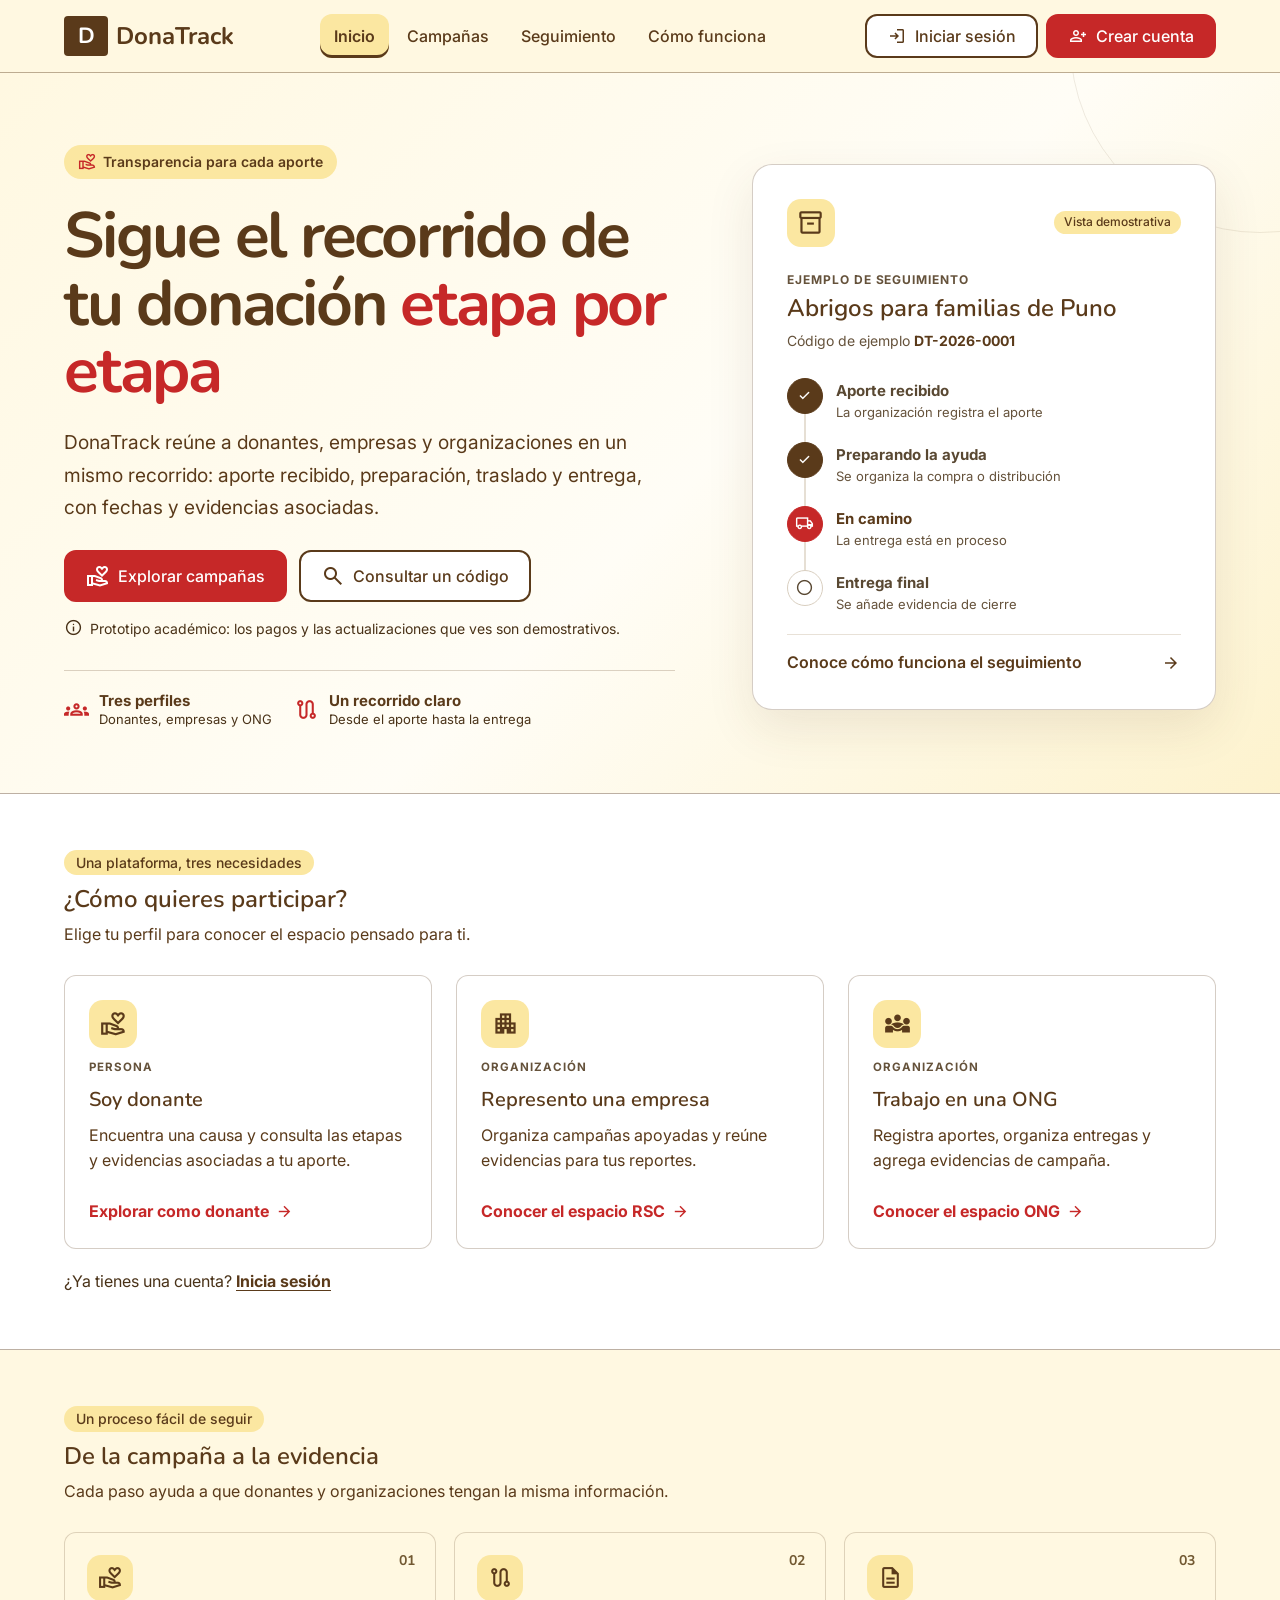
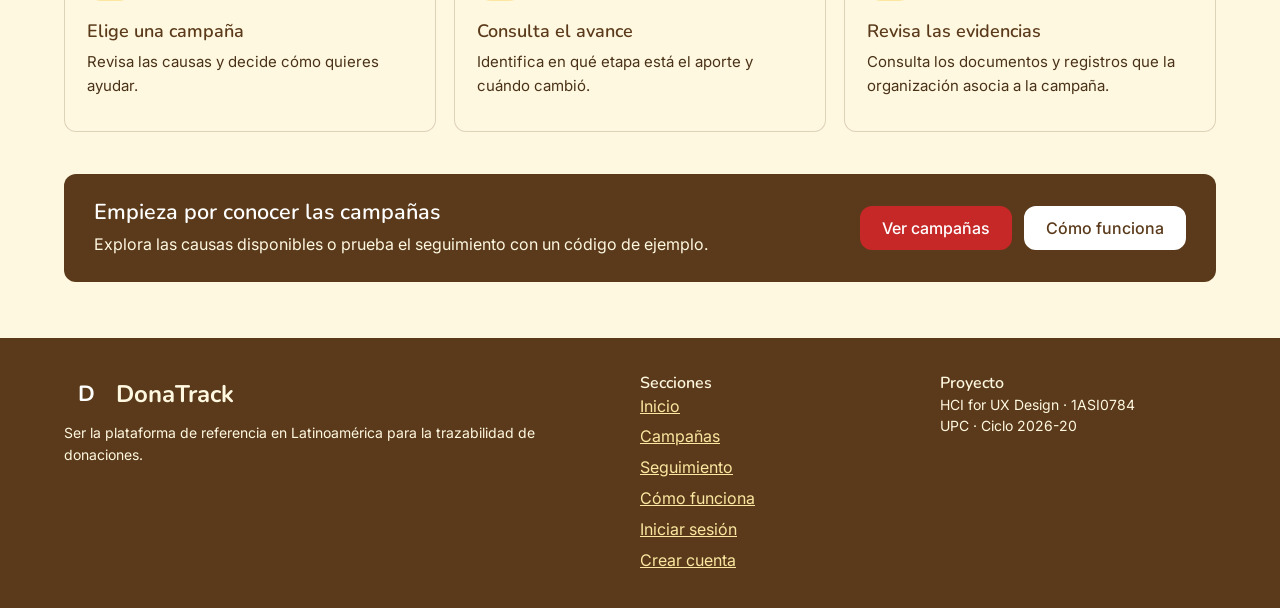
<file: index.html>
<!DOCTYPE html>
<html lang="es">
<head>
<meta charset="UTF-8">
<meta name="viewport" content="width=device-width, initial-scale=1">
<title>DonaTrack | Sigue el recorrido de tu donación</title>
<meta name="description" content="Conoce cómo DonaTrack organiza el seguimiento de donaciones por etapas y reúne evidencia de cada campaña.">
<link rel="icon" href="data:image/svg+xml,%3Csvg xmlns='http://www.w3.org/2000/svg' viewBox='0 0 24 24'%3E%3Cpath fill='%23C62828' d='M12 21s-7-4.4-9.5-9C.9 9 2.5 5 6.2 5c2 0 3.300 1 3.800 2 .5-1 1.800-2 3.800-2 3.700 0 5.300 4 3.700 7-1.500 4.600-8 9-8 9z'/%3E%3C/svg%3E">
<link rel="preconnect" href="https://fonts.googleapis.com">
<link rel="preconnect" href="https://fonts.gstatic.com" crossorigin>
<link href="https://fonts.googleapis.com/css2?family=Inter:wght@400;500&family=Nunito:wght@600;700&display=swap" rel="stylesheet">
<link href="https://fonts.googleapis.com/css2?family=Material+Symbols+Outlined:opsz,wght,FILL,GRAD@24,400,0..1,0&display=swap" rel="stylesheet">
<link rel="stylesheet" href="css/styles.css">
</head>
<body data-page="inicio">
<a class="skip" href="#contenido">Saltar al contenido</a>
<div id="siteHeader"></div>
<main id="contenido">

<section class="hero home-hero" id="inicio" aria-labelledby="home-title">
  <div class="container hero__grid">
    <div class="home-hero__copy">
      <span class="eyebrow"><span class="ms" aria-hidden="true">volunteer_activism</span> Transparencia para cada aporte</span>
      <h1 id="home-title">Sigue el recorrido de tu donación <em>etapa por etapa</em></h1>
      <p class="lead">DonaTrack reúne a donantes, empresas y organizaciones en un mismo recorrido: aporte recibido, preparación, traslado y entrega, con fechas y evidencias asociadas.</p>
      <div class="btn-row home-hero__actions">
        <a class="btn btn-primary" href="campanas.html"><span class="ms" aria-hidden="true">volunteer_activism</span>Explorar campañas</a>
        <a class="btn" href="seguimiento.html"><span class="ms" aria-hidden="true">search</span>Consultar un código</a>
      </div>
      <p class="home-hero__note"><span class="ms" aria-hidden="true">info</span> Prototipo académico: los pagos y las actualizaciones que ves son demostrativos.</p>
      <div class="home-highlights" aria-label="Qué organiza DonaTrack">
        <div><span class="ms" aria-hidden="true">groups</span><p><strong>Tres perfiles</strong><span>Donantes, empresas y ONG</span></p></div>
        <div><span class="ms" aria-hidden="true">route</span><p><strong>Un recorrido claro</strong><span>Desde el aporte hasta la entrega</span></p></div>
      </div>
    </div>
    <aside class="home-preview" aria-labelledby="preview-title">
      <div class="home-preview__top"><span class="home-preview__icon ms" aria-hidden="true">inventory_2</span><span class="tag">Vista demostrativa</span></div>
      <p class="home-preview__label">EJEMPLO DE SEGUIMIENTO</p>
      <h2 id="preview-title">Abrigos para familias de Puno</h2>
      <p class="home-preview__code">Código de ejemplo <strong>DT-2026-0001</strong></p>
      <ol class="home-timeline" aria-label="Etapas de ejemplo">
        <li class="is-done"><span class="home-timeline__mark ms" aria-hidden="true">check</span><span><strong>Aporte recibido</strong><small>La organización registra el aporte</small></span></li>
        <li class="is-done"><span class="home-timeline__mark ms" aria-hidden="true">check</span><span><strong>Preparando la ayuda</strong><small>Se organiza la compra o distribución</small></span></li>
        <li class="is-current" aria-current="step"><span class="home-timeline__mark ms" aria-hidden="true">local_shipping</span><span><strong>En camino</strong><small>La entrega está en proceso</small></span></li>
        <li><span class="home-timeline__mark ms" aria-hidden="true">radio_button_unchecked</span><span><strong>Entrega final</strong><small>Se añade evidencia de cierre</small></span></li>
      </ol>
      <a class="home-preview__link" href="como-funciona.html">Conoce cómo funciona el seguimiento <span class="ms" aria-hidden="true">arrow_forward</span></a>
    </aside>
  </div>
</section>
<section class="section section--alt home-roles" id="perfiles" aria-labelledby="t-perfiles">
  <div class="container">
    <div class="section__head"><span class="eyebrow">Una plataforma, tres necesidades</span><h2 id="t-perfiles">¿Cómo quieres participar?</h2><p>Elige tu perfil para conocer el espacio pensado para ti.</p></div>
    <div class="grid grid--3">
      <a class="card card--link home-role" data-perfil="donante" href="registro.html?tipo=donante"><span class="home-role__icon ms" aria-hidden="true">volunteer_activism</span><span class="home-role__eyebrow">PERSONA</span><h3>Soy donante</h3><p>Encuentra una causa y consulta las etapas y evidencias asociadas a tu aporte.</p><span class="home-role__action">Explorar como donante <span class="ms" aria-hidden="true">arrow_forward</span></span></a>
      <a class="card card--link home-role" data-perfil="empresa" href="registro.html?tipo=empresa"><span class="home-role__icon ms" aria-hidden="true">apartment</span><span class="home-role__eyebrow">ORGANIZACIÓN</span><h3>Represento una empresa</h3><p>Organiza campañas apoyadas y reúne evidencias para tus reportes.</p><span class="home-role__action">Conocer el espacio RSC <span class="ms" aria-hidden="true">arrow_forward</span></span></a>
      <a class="card card--link home-role" data-perfil="ong" href="registro.html?tipo=ong"><span class="home-role__icon ms" aria-hidden="true">diversity_3</span><span class="home-role__eyebrow">ORGANIZACIÓN</span><h3>Trabajo en una ONG</h3><p>Registra aportes, organiza entregas y agrega evidencias de campaña.</p><span class="home-role__action">Conocer el espacio ONG <span class="ms" aria-hidden="true">arrow_forward</span></span></a>
    </div>
    <p class="home-login">¿Ya tienes una cuenta? <a href="login.html">Inicia sesión</a></p>
  </div>
</section>
<section class="section home-how" aria-labelledby="t-como">
  <div class="container">
    <div class="section__head"><span class="eyebrow">Un proceso fácil de seguir</span><h2 id="t-como">De la campaña a la evidencia</h2><p>Cada paso ayuda a que donantes y organizaciones tengan la misma información.</p></div>
    <div class="grid grid--3">
      <article class="home-how__step"><span class="home-how__number">01</span><span class="ms" aria-hidden="true">volunteer_activism</span><h3>Elige una campaña</h3><p>Revisa las causas y decide cómo quieres ayudar.</p></article>
      <article class="home-how__step"><span class="home-how__number">02</span><span class="ms" aria-hidden="true">route</span><h3>Consulta el avance</h3><p>Identifica en qué etapa está el aporte y cuándo cambió.</p></article>
      <article class="home-how__step"><span class="home-how__number">03</span><span class="ms" aria-hidden="true">description</span><h3>Revisa las evidencias</h3><p>Consulta los documentos y registros que la organización asocia a la campaña.</p></article>
    </div>
    <div class="home-bottom-cta"><div><h2>Empieza por conocer las campañas</h2><p>Explora las causas disponibles o prueba el seguimiento con un código de ejemplo.</p></div><div class="btn-row"><a class="btn btn-primary" href="campanas.html">Ver campañas</a><a class="btn" href="como-funciona.html">Cómo funciona</a></div></div>
  </div>
</section>
</main>
<div id="siteFooter"></div>
<script src="js/auth.js"></script>
<script src="js/layout.js"></script>
</body>
</html>
</file>
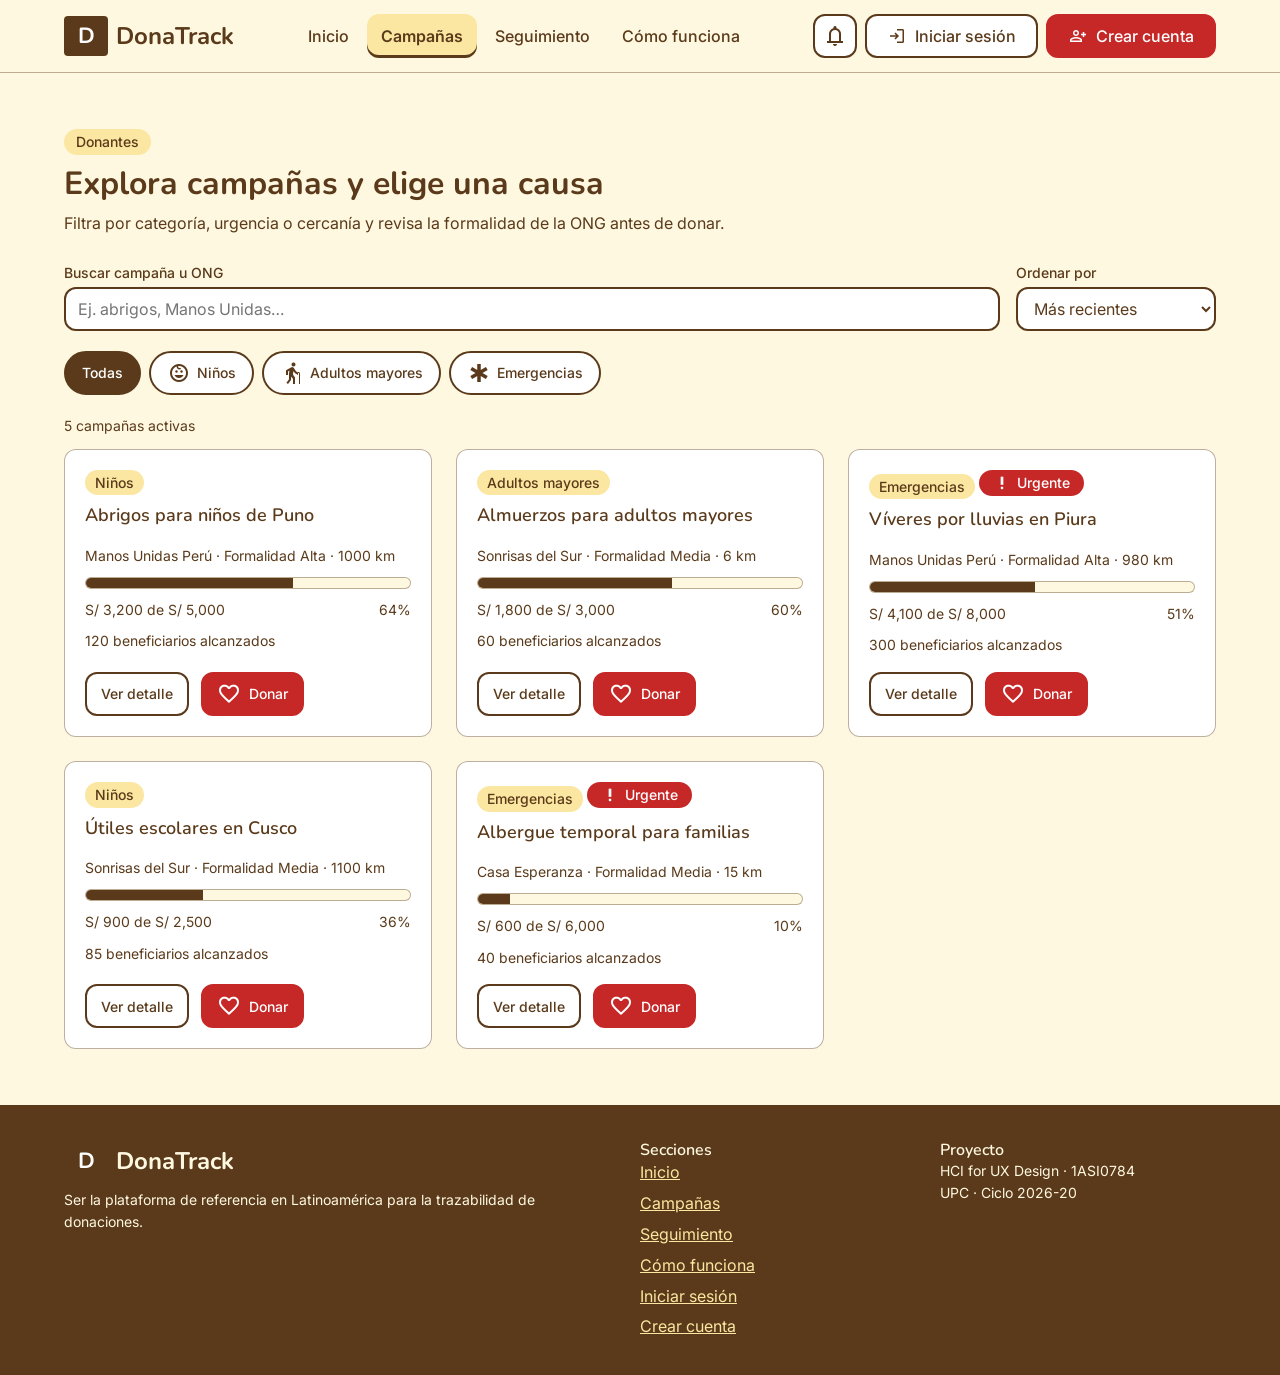
<file: campanas.html>
<!DOCTYPE html>
<html lang="es">
<head>
<meta charset="UTF-8">
<meta name="viewport" content="width=device-width, initial-scale=1">
<title>Campañas | DonaTrack</title>
<meta name="description" content="Explora campañas, filtra por categoría y dona con seguimiento.">
<link rel="icon" href="data:image/svg+xml,%3Csvg xmlns='http://www.w3.org/2000/svg' viewBox='0 0 24 24'%3E%3Cpath fill='%23C62828' d='M12 21s-7-4.4-9.5-9C.9 9 2.5 5 6.2 5c2 0 3.300 1 3.800 2 .5-1 1.800-2 3.800-2 3.700 0 5.300 4 3.700 7-1.500 4.600-8 9-8 9z'/%3E%3C/svg%3E">
<link rel="preconnect" href="https://fonts.googleapis.com">
<link rel="preconnect" href="https://fonts.gstatic.com" crossorigin>
<link href="https://fonts.googleapis.com/css2?family=Inter:wght@400;500&family=Nunito:wght@600;700&display=swap" rel="stylesheet">
<link href="https://fonts.googleapis.com/css2?family=Material+Symbols+Outlined:opsz,wght,FILL,GRAD@24,400,0..1,0&display=swap" rel="stylesheet">
<link rel="stylesheet" href="css/styles.css">
</head>
<body data-page="campanas" data-main>
<a class="skip" href="#contenido">Saltar al contenido</a>
<div id="siteHeader"></div>
<main id="contenido">

<section class="section" aria-labelledby="t-camp">
  <div class="container">
    <div class="section__head"><span class="eyebrow">Donantes</span><h1 id="t-camp">Explora campañas y elige una causa</h1><p>Filtra por categoría, urgencia o cercanía y revisa la formalidad de la ONG antes de donar.</p></div>
    <div class="toolbar">
      <div class="field"><label for="campSearch">Buscar campaña u ONG</label><input type="search" id="campSearch" placeholder="Ej. abrigos, Manos Unidas…" autocomplete="off"></div>
      <div class="field"><label for="campSort">Ordenar por</label>
        <select id="campSort"><option value="">Más recientes</option><option value="urgencia">Más urgentes</option><option value="cercania">Más cercanas</option></select></div>
    </div>
    <div class="chips" id="campChips" role="group" aria-label="Filtrar por categoría" style="margin-bottom:20px">
      <button class="chip" type="button" data-cat="" aria-pressed="true">Todas</button>
      <button class="chip" type="button" data-cat="ninos" aria-pressed="false"><span class="ms" aria-hidden="true">child_care</span>Niños</button>
      <button class="chip" type="button" data-cat="adultos" aria-pressed="false"><span class="ms" aria-hidden="true">elderly</span>Adultos mayores</button>
      <button class="chip" type="button" data-cat="emergencias" aria-pressed="false"><span class="ms" aria-hidden="true">emergency</span>Emergencias</button>
    </div>
    <p class="small" id="campCount" role="status" style="margin-bottom:12px"></p>
    <div class="grid grid--camp" id="campGrid"></div>
    <div class="empty" id="campEmpty" role="status" hidden></div>
  </div>
</section>
</main>
<div id="siteFooter"></div>
<script src="js/auth.js"></script>
<script src="js/layout.js"></script>
<script src="js/main.js"></script>
</body>
</html>
</file>
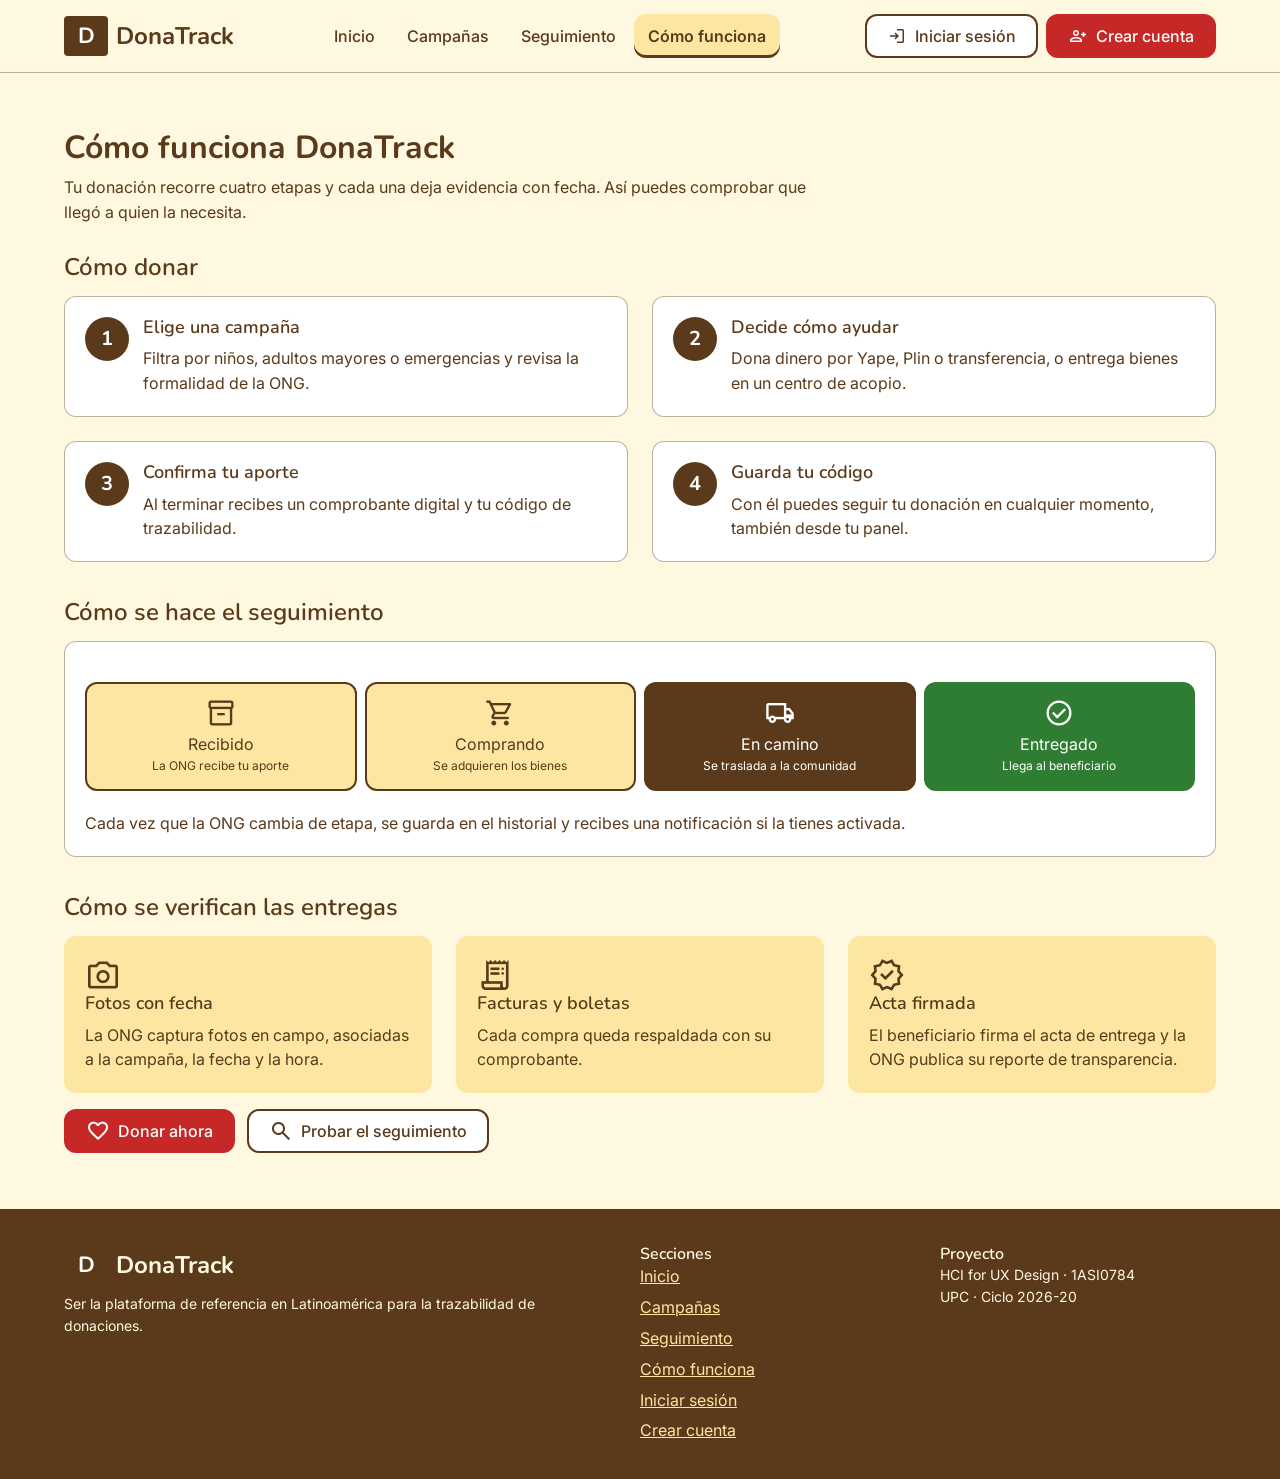
<file: como-funciona.html>
<!DOCTYPE html>
<html lang="es">
<head>
<meta charset="UTF-8">
<meta name="viewport" content="width=device-width, initial-scale=1">
<title>Cómo funciona | DonaTrack</title>
<meta name="description" content="Paso a paso: cómo donar, hacer seguimiento y verificar las entregas en DonaTrack.">
<link rel="icon" href="data:image/svg+xml,%3Csvg xmlns='http://www.w3.org/2000/svg' viewBox='0 0 24 24'%3E%3Cpath fill='%23C62828' d='M12 21s-7-4.4-9.5-9C.9 9 2.5 5 6.2 5c2 0 3.300 1 3.800 2 .5-1 1.800-2 3.800-2 3.700 0 5.300 4 3.700 7-1.500 4.600-8 9-8 9z'/%3E%3C/svg%3E">
<link rel="preconnect" href="https://fonts.googleapis.com">
<link rel="preconnect" href="https://fonts.gstatic.com" crossorigin>
<link href="https://fonts.googleapis.com/css2?family=Inter:wght@400;500&family=Nunito:wght@600;700&display=swap" rel="stylesheet">
<link href="https://fonts.googleapis.com/css2?family=Material+Symbols+Outlined:opsz,wght,FILL,GRAD@24,400,0..1,0&display=swap" rel="stylesheet">
<link rel="stylesheet" href="css/styles.css">
</head>
<body data-page="como-funciona">
<a class="skip" href="#contenido">Saltar al contenido</a>
<div id="siteHeader"></div>
<main id="contenido">

<section class="section" aria-labelledby="t-como">
  <div class="container">
    <div class="section__head"><h1 id="t-como">Cómo funciona DonaTrack</h1><p>Tu donación recorre cuatro etapas y cada una deja evidencia con fecha. Así puedes comprobar que llegó a quien la necesita.</p></div>
    <h2 style="margin-bottom:14px">Cómo donar</h2>
    <div class="grid grid--2" style="margin-bottom:36px">
      <div class="card how"><span class="num" aria-hidden="true">1</span><div><h3>Elige una campaña</h3><p>Filtra por niños, adultos mayores o emergencias y revisa la formalidad de la ONG.</p></div></div><div class="card how"><span class="num" aria-hidden="true">2</span><div><h3>Decide cómo ayudar</h3><p>Dona dinero por Yape, Plin o transferencia, o entrega bienes en un centro de acopio.</p></div></div><div class="card how"><span class="num" aria-hidden="true">3</span><div><h3>Confirma tu aporte</h3><p>Al terminar recibes un comprobante digital y tu código de trazabilidad.</p></div></div><div class="card how"><span class="num" aria-hidden="true">4</span><div><h3>Guarda tu código</h3><p>Con él puedes seguir tu donación en cualquier momento, también desde tu panel.</p></div></div>
    </div>
    <h2 style="margin-bottom:14px">Cómo se hace el seguimiento</h2>
    <div class="card" style="margin-bottom:36px">
      <ol class="stepper" aria-label="Etapas de una donación">
        <li class="step is-done"><span class="ms" aria-hidden="true">inventory_2</span>Recibido<small>La ONG recibe tu aporte</small></li>
        <li class="step is-done"><span class="ms" aria-hidden="true">shopping_cart</span>Comprando<small>Se adquieren los bienes</small></li>
        <li class="step is-current"><span class="ms" aria-hidden="true">local_shipping</span>En camino<small>Se traslada a la comunidad</small></li>
        <li class="step is-final"><span class="ms" aria-hidden="true">check_circle</span>Entregado<small>Llega al beneficiario</small></li>
      </ol>
      <p>Cada vez que la ONG cambia de etapa, se guarda en el historial y recibes una notificación si la tienes activada.</p>
    </div>
    <h2 style="margin-bottom:14px">Cómo se verifican las entregas</h2>
    <div class="grid grid--3">
      <div class="card card--yellow"><span class="ms big" aria-hidden="true">photo_camera</span><h3>Fotos con fecha</h3><p>La ONG captura fotos en campo, asociadas a la campaña, la fecha y la hora.</p></div>
      <div class="card card--yellow"><span class="ms big" aria-hidden="true">receipt_long</span><h3>Facturas y boletas</h3><p>Cada compra queda respaldada con su comprobante.</p></div>
      <div class="card card--yellow"><span class="ms big" aria-hidden="true">verified</span><h3>Acta firmada</h3><p>El beneficiario firma el acta de entrega y la ONG publica su reporte de transparencia.</p></div>
    </div>
    <div class="btn-row"><a class="btn btn-primary" href="campanas.html"><span class="ms" aria-hidden="true">favorite</span>Donar ahora</a><a class="btn" href="seguimiento.html"><span class="ms" aria-hidden="true">search</span>Probar el seguimiento</a></div>
  </div>
</section>
</main>
<div id="siteFooter"></div>
<script src="js/auth.js"></script>
<script src="js/layout.js"></script>
</body>
</html>
</file>
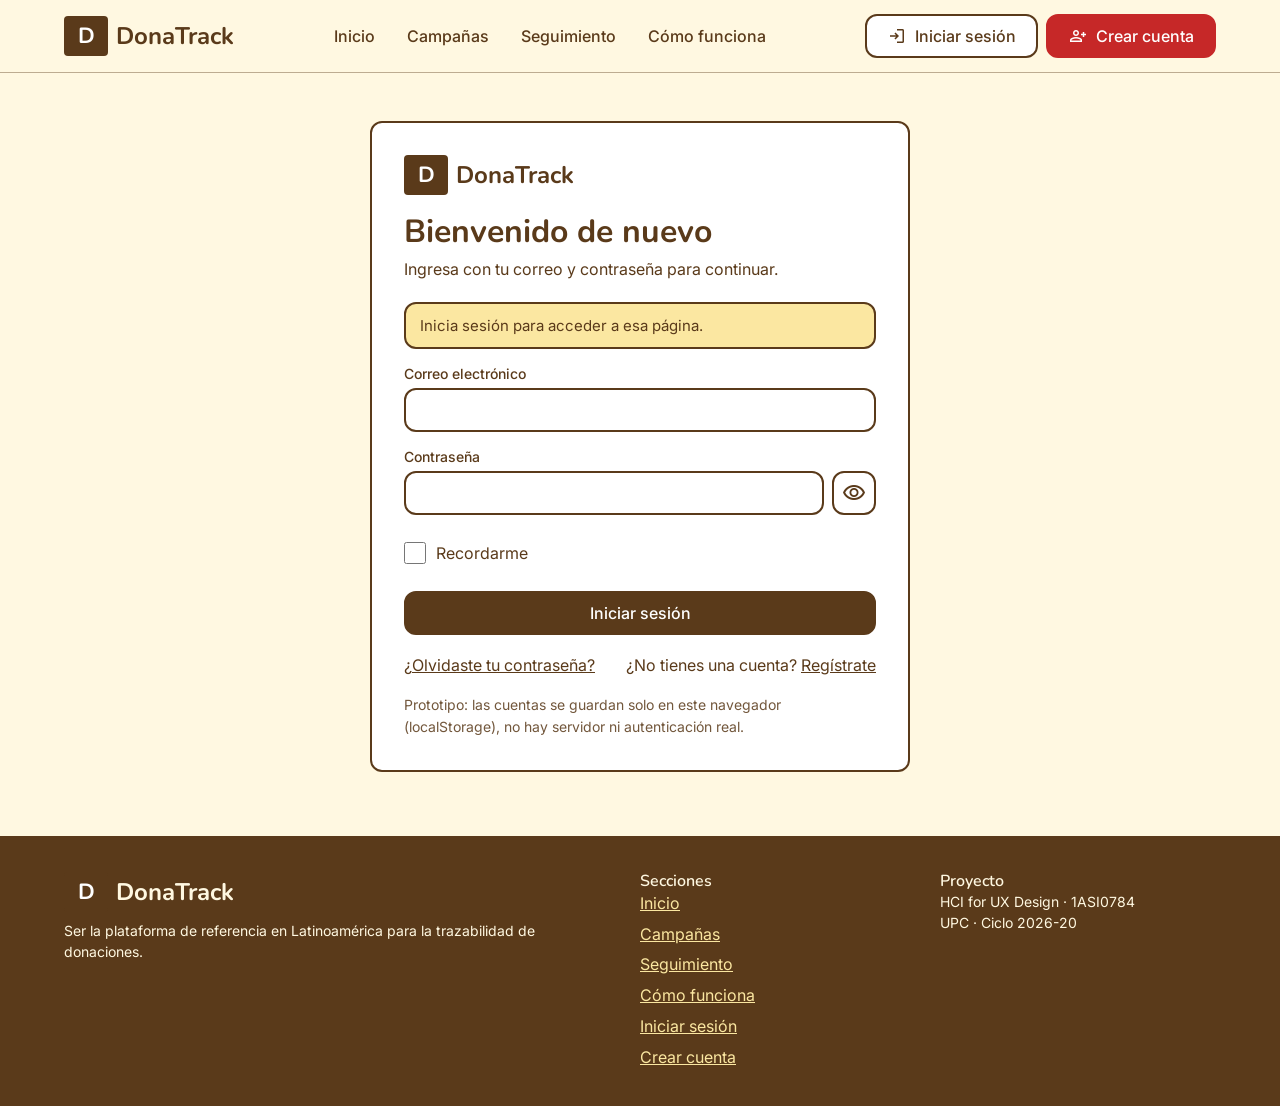
<file: empresas.html>
<!DOCTYPE html>
<html lang="es">
<head>
<meta charset="UTF-8">
<meta name="viewport" content="width=device-width, initial-scale=1">
<title>Panel empresarial (RSC) | DonaTrack</title>
<meta name="description" content="Campañas, aportes, evidencias y reportes para empresas con RSC.">
<link rel="icon" href="data:image/svg+xml,%3Csvg xmlns='http://www.w3.org/2000/svg' viewBox='0 0 24 24'%3E%3Cpath fill='%23C62828' d='M12 21s-7-4.4-9.5-9C.9 9 2.5 5 6.2 5c2 0 3.300 1 3.800 2 .5-1 1.800-2 3.800-2 3.700 0 5.300 4 3.700 7-1.500 4.600-8 9-8 9z'/%3E%3C/svg%3E">
<link rel="preconnect" href="https://fonts.googleapis.com">
<link rel="preconnect" href="https://fonts.gstatic.com" crossorigin>
<link href="https://fonts.googleapis.com/css2?family=Inter:wght@400;500&family=Nunito:wght@600;700&display=swap" rel="stylesheet">
<link href="https://fonts.googleapis.com/css2?family=Material+Symbols+Outlined:opsz,wght,FILL,GRAD@24,400,0..1,0&display=swap" rel="stylesheet">
<link rel="stylesheet" href="css/styles.css">
</head>
<body data-page="empresas" data-auth="empresa" data-main>
<a class="skip" href="#contenido">Saltar al contenido</a>
<div id="siteHeader"></div>
<main id="contenido">

<section class="section" aria-labelledby="t-emp">
  <div class="container">
    <div class="section__head"><span class="eyebrow">Donantes corporativos · RSC</span><h1 id="t-emp">Panel empresarial: campañas, evidencias y reportes</h1><p>Hola, <strong data-user-name></strong>. Todo en un solo lugar para sustentar el gasto ante gerencia y auditoría.</p></div>
    <div class="tabs" role="tablist" aria-label="Herramientas para empresas" data-tabs="rsc">
      <button class="tab" role="tab" id="tb-rsc-1" aria-controls="rsc-panel" aria-selected="true">Campañas apoyadas</button>
      <button class="tab" role="tab" id="tb-rsc-2" aria-controls="rsc-ongs" aria-selected="false" tabindex="-1">Evaluar ONG</button>
      <button class="tab" role="tab" id="tb-rsc-3" aria-controls="rsc-crono" aria-selected="false" tabindex="-1">Cronograma</button>
      <button class="tab" role="tab" id="tb-rsc-4" aria-controls="rsc-aporte" aria-selected="false" tabindex="-1">Donaciones y notificaciones</button>
      <button class="tab" role="tab" id="tb-rsc-5" aria-controls="rsc-evid" aria-selected="false" tabindex="-1">Evidencias</button>
      <button class="tab" role="tab" id="tb-rsc-6" aria-controls="rsc-reportes" aria-selected="false" tabindex="-1">Reportes y auditoría</button>
    </div>
    <div class="panel" id="rsc-panel" role="tabpanel" aria-labelledby="tb-rsc-1">
      <div class="field" style="max-width:280px;margin-bottom:14px"><label for="rscFilter">Tipo de donación</label>
        <select id="rscFilter"><option value="">Todas</option><option value="monetaria">Monetaria</option><option value="especie">En especie</option></select></div>
      <div class="table-wrap"><table><caption>Campañas activas de tu empresa <span class="small" id="rscUpdated"></span></caption>
        <thead><tr><th scope="col">Campaña</th><th scope="col">ONG</th><th scope="col">Tipo</th><th scope="col">Estado</th><th scope="col">Avance</th></tr></thead>
        <tbody id="rscTable"></tbody></table></div>
      <p class="empty" id="rscEmpty" hidden style="margin-top:12px">No hay campañas en curso con este filtro.</p>
    </div>
    <div class="panel" id="rsc-ongs" role="tabpanel" aria-labelledby="tb-rsc-2" hidden>
      <p style="margin-bottom:14px">Selecciona dos o más ONG para comparar su formalidad y trayectoria.</p>
      <div class="grid grid--3" id="ongList"></div>
      <div class="btn-row"><button class="btn btn-primary" type="button" id="btnComparar"><span class="ms" aria-hidden="true">compare_arrows</span>Comparar seleccionadas</button></div>
      <p class="msg" id="ongMsg" role="alert" style="margin-top:12px"></p>
      <div class="table-wrap" id="ongCompare" style="margin-top:16px" hidden></div>
    </div>
    <div class="panel" id="rsc-crono" role="tabpanel" aria-labelledby="tb-rsc-3" hidden>
      <div class="panel__grid">
        <form class="card form" id="formCrono" novalidate>
          <h3>Coordinar cronograma de entrega</h3>
          <div class="field"><label for="cronoCamp">Campaña</label><select id="cronoCamp"></select></div>
          <div class="row"><div class="field"><label for="cronoIni">Inicio</label><input type="date" id="cronoIni"></div><div class="field"><label for="cronoFin">Fin</label><input type="date" id="cronoFin"></div></div>
          <div class="btn-row" style="margin:0"><button class="btn btn-primary" type="submit">Proponer cronograma</button><button class="btn" type="button" id="btnConfCrono">Confirmar con la ONG</button><button class="btn" type="button" id="btnSimCrono">Simular cambio de la ONG</button></div>
          <p class="msg" id="cronoMsg" role="alert"></p>
        </form>
        <div class="card card--yellow"><h3>Cronograma vigente</h3><p id="cronoVigente"></p></div>
      </div>
    </div>
    <div class="panel" id="rsc-aporte" role="tabpanel" aria-labelledby="tb-rsc-4" hidden>
      <div class="panel__grid">
        <form class="card form" id="formAporte" novalidate>
          <h3>Registrar donación de la empresa</h3>
          <div class="field"><label for="apTipo">Tipo de aporte</label><select id="apTipo"><option value="">Selecciona…</option><option value="monetario">Monetario</option><option value="especie">En especie</option></select></div>
          <div class="field"><label for="apCamp">Campaña</label><select id="apCamp"></select></div>
          <div class="field"><label for="apValor" id="apValorLbl">Monto o cantidad</label><input type="number" id="apValor" min="1" step="1"></div>
          <button class="btn btn-primary" type="submit">Registrar aporte</button>
          <p class="msg" id="apMsg" role="alert"></p>
          <ul class="list" id="apLista" aria-label="Aportes registrados"></ul>
        </form>
        <div class="card">
          <h3>Notificaciones automáticas por etapa</h3>
          <div class="field" style="margin:10px 0"><label for="notifFreq">Frecuencia</label><select id="notifFreq"><option value="inmediata">Inmediata</option><option value="diaria">Resumen diario</option><option value="semanal">Resumen semanal</option></select></div>
          <ul class="list" id="notifList" aria-live="polite"></ul>
          <div class="btn-row"><button class="btn btn-sm" type="button" id="btnSimNotif">Simular actualización de la ONG</button></div>
        </div>
      </div>
    </div>
    <div class="panel" id="rsc-evid" role="tabpanel" aria-labelledby="tb-rsc-5" hidden>
      <div class="card form" style="margin-bottom:20px">
        <h3>Repositorio de evidencias</h3>
        <div class="row">
          <div class="field"><label for="evQ">Buscar por campaña u ONG</label><input type="search" id="evQ"></div>
          <div class="field"><label for="evDesde">Desde</label><input type="date" id="evDesde"></div>
          <div class="field"><label for="evHasta">Hasta</label><input type="date" id="evHasta"></div>
          <div class="field"><label for="evSort">Ordenar por</label><select id="evSort"><option value="fecha">Fecha</option><option value="tipo">Tipo de documento</option></select></div>
        </div>
      </div>
      <p class="msg warn" id="evAlert" role="status" style="margin-bottom:12px"></p>
      <div class="table-wrap"><table><caption>Evidencia con verificación de fechas contra el cronograma</caption>
        <thead><tr><th scope="col">Fecha</th><th scope="col">Tipo</th><th scope="col">Documento</th><th scope="col">Campaña</th><th scope="col">ONG</th><th scope="col">Verificación</th></tr></thead>
        <tbody id="evTable"></tbody></table></div>
      <p class="empty" id="evEmpty" hidden style="margin-top:12px">No hay documentos disponibles todavía.</p>
      <form class="card form" id="formBoleta" style="margin-top:20px" novalidate>
        <h3>Adjuntar boleta o factura de respaldo</h3>
        <div class="row"><div class="field"><label for="bolCamp">Campaña</label><select id="bolCamp"></select></div>
        <div class="field"><label for="bolFile">Archivo (PDF, JPG o PNG)</label><input type="file" id="bolFile"></div></div>
        <button class="btn btn-primary" type="submit">Adjuntar</button>
        <p class="msg" id="bolMsg" role="alert"></p>
      </form>
    </div>
    <div class="panel" id="rsc-reportes" role="tabpanel" aria-labelledby="tb-rsc-6" hidden>
      <div class="panel__grid">
        <div class="card form"><h3>Reporte en PDF para gerencia</h3>
          <div class="field"><label for="repCamp">Campaña</label><select id="repCamp"></select></div>
          <button class="btn btn-primary" type="button" id="btnRep"><span class="ms" aria-hidden="true">download</span>Descargar reporte</button>
          <p class="msg" id="repMsg" role="alert"></p>
          <p class="small muted">Se abre la vista de impresión: elige «Guardar como PDF».</p></div>
        <div class="card form"><h3>Paquete de evidencia para auditoría</h3>
          <div class="field"><label for="audCamp">Campaña</label><select id="audCamp"></select></div>
          <button class="btn" type="button" id="btnAud"><span class="ms" aria-hidden="true">inventory</span>Generar paquete</button>
          <p class="msg" id="audMsg" role="alert"></p>
          <h4>Registro de solicitudes</h4><ul class="list" id="audLog" aria-label="Registro de auditoría"></ul></div>
      </div>
    </div>
  </div>
</section>
</main>
<div id="siteFooter"></div>
<script src="js/auth.js"></script>
<script src="js/layout.js"></script>
<script src="js/main.js"></script>
</body>
</html>
</file>
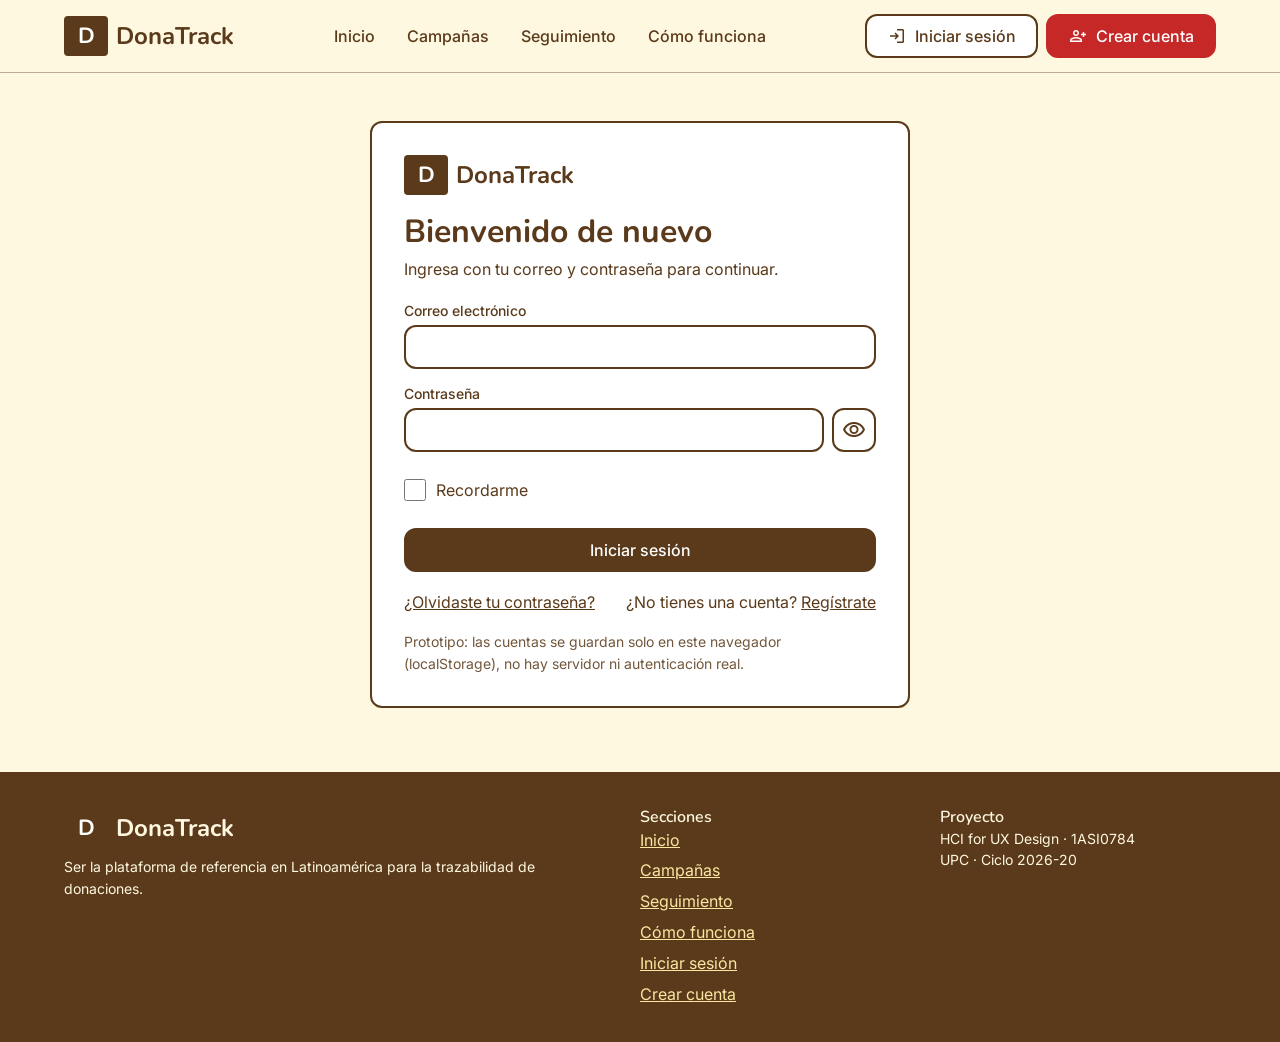
<file: login.html>
<!DOCTYPE html>
<html lang="es">
<head>
<meta charset="UTF-8">
<meta name="viewport" content="width=device-width, initial-scale=1">
<title>Iniciar sesión | DonaTrack</title>
<meta name="description" content="Inicia sesión en DonaTrack con tu correo y contraseña.">
<link rel="icon" href="data:image/svg+xml,%3Csvg xmlns='http://www.w3.org/2000/svg' viewBox='0 0 24 24'%3E%3Cpath fill='%23C62828' d='M12 21s-7-4.4-9.5-9C.9 9 2.5 5 6.2 5c2 0 3.300 1 3.800 2 .5-1 1.800-2 3.800-2 3.700 0 5.300 4 3.700 7-1.500 4.600-8 9-8 9z'/%3E%3C/svg%3E">
<link rel="preconnect" href="https://fonts.googleapis.com">
<link rel="preconnect" href="https://fonts.gstatic.com" crossorigin>
<link href="https://fonts.googleapis.com/css2?family=Inter:wght@400;500&family=Nunito:wght@600;700&display=swap" rel="stylesheet">
<link href="https://fonts.googleapis.com/css2?family=Material+Symbols+Outlined:opsz,wght,FILL,GRAD@24,400,0..1,0&display=swap" rel="stylesheet">
<link rel="stylesheet" href="css/styles.css">
</head>
<body data-page="login">
<a class="skip" href="#contenido">Saltar al contenido</a>
<div id="siteHeader"></div>
<main id="contenido">

<section class="auth"><div class="auth__card">
  <a class="logo" href="index.html" style="margin-bottom:18px" aria-label="DonaTrack, ir al inicio"><span class="logo__mark" aria-hidden="true">D</span>DonaTrack</a>
  <h1>Bienvenido de nuevo</h1><p class="lead">Ingresa con tu correo y contraseña para continuar.</p>
  <form class="form" id="formLogin" novalidate>
    <p class="msg" id="formMsg" role="alert"></p><div class="field"><label for="email">Correo electrónico</label><input type="email" id="email" autocomplete="email" aria-describedby="emailErr"><p class="ferr" id="emailErr" role="alert"></p></div><div class="field"><label for="password">Contraseña</label><div class="pass"><input type="password" id="password" autocomplete="current-password" aria-describedby="passwordErr"><button class="btn btn-icon" type="button" data-pass="password" aria-pressed="false" aria-label="Mostrar contraseña"><span class="ms" aria-hidden="true">visibility</span></button></div><p class="ferr" id="passwordErr" role="alert"></p></div>
    <label class="check"><input type="checkbox" id="remember">Recordarme</label>
    <button class="btn btn-dark btn-block" type="submit">Iniciar sesión</button>
  </form>
  <div class="auth__links"><a href="recuperar.html">¿Olvidaste tu contraseña?</a><span>¿No tienes una cuenta? <a href="registro.html">Regístrate</a></span></div>
  <p class="small muted" style="margin-top:16px">Prototipo: las cuentas se guardan solo en este navegador (localStorage), no hay servidor ni autenticación real.</p>
</div></section>
</main>
<div id="siteFooter"></div>
<script src="js/auth.js"></script>
<script src="js/layout.js"></script>
</body>
</html>
</file>
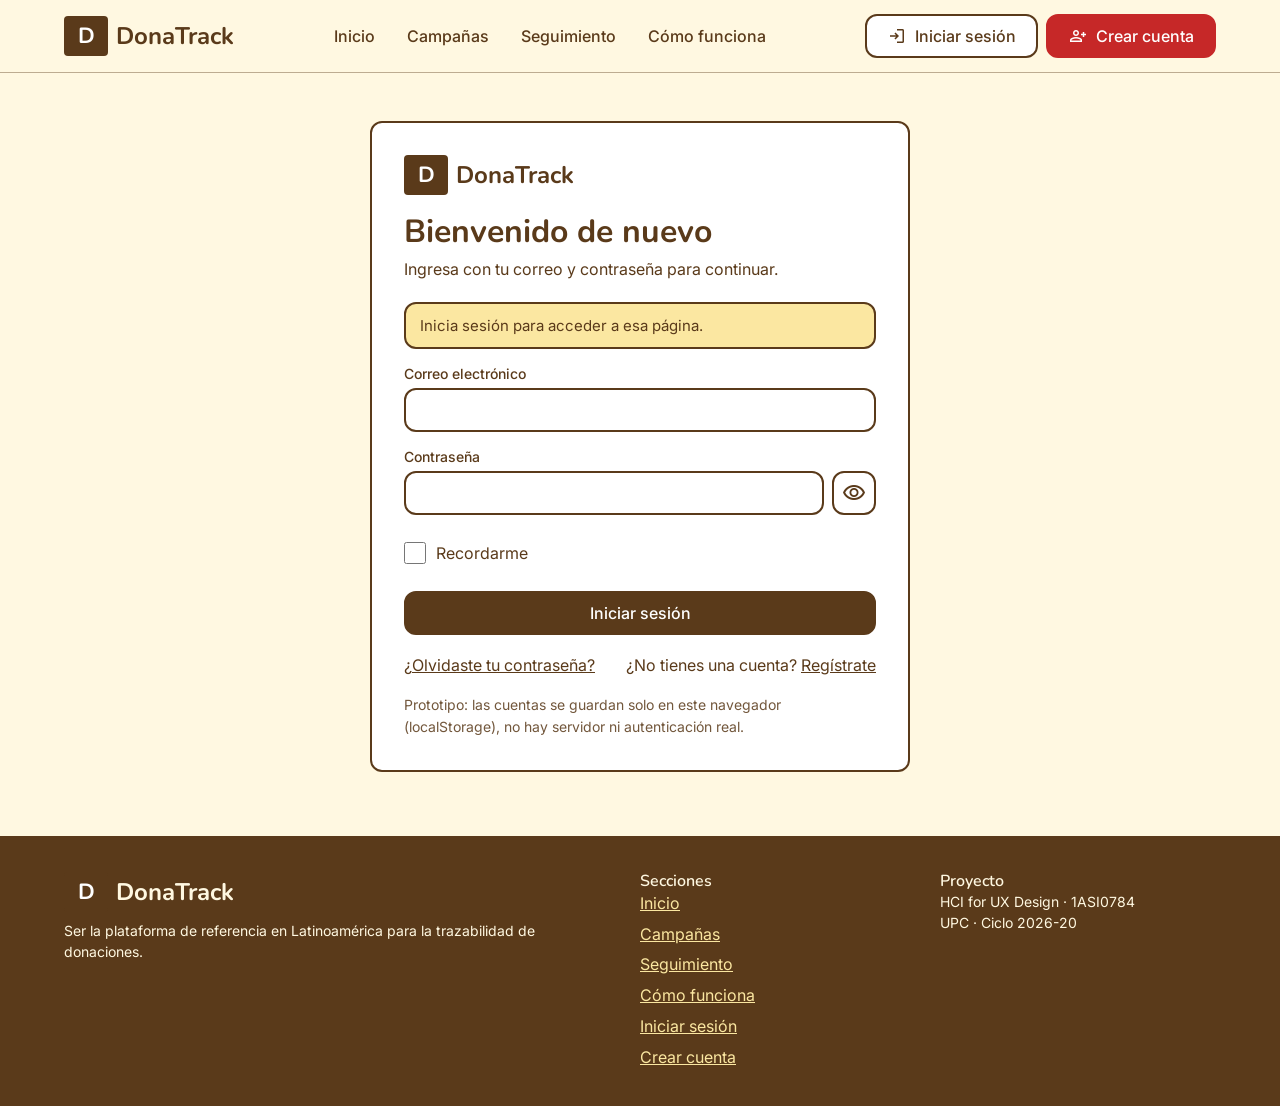
<file: ong.html>
<!DOCTYPE html>
<html lang="es">
<head>
<meta charset="UTF-8">
<meta name="viewport" content="width=device-width, initial-scale=1">
<title>Panel de organización (ONG) | DonaTrack</title>
<meta name="description" content="Registra campañas, donaciones, entregas, evidencias y reportes de transparencia.">
<link rel="icon" href="data:image/svg+xml,%3Csvg xmlns='http://www.w3.org/2000/svg' viewBox='0 0 24 24'%3E%3Cpath fill='%23C62828' d='M12 21s-7-4.4-9.5-9C.9 9 2.5 5 6.2 5c2 0 3.300 1 3.800 2 .5-1 1.800-2 3.800-2 3.700 0 5.300 4 3.700 7-1.500 4.600-8 9-8 9z'/%3E%3C/svg%3E">
<link rel="preconnect" href="https://fonts.googleapis.com">
<link rel="preconnect" href="https://fonts.gstatic.com" crossorigin>
<link href="https://fonts.googleapis.com/css2?family=Inter:wght@400;500&family=Nunito:wght@600;700&display=swap" rel="stylesheet">
<link href="https://fonts.googleapis.com/css2?family=Material+Symbols+Outlined:opsz,wght,FILL,GRAD@24,400,0..1,0&display=swap" rel="stylesheet">
<link rel="stylesheet" href="css/styles.css">
</head>
<body data-page="ong" data-auth="ong" data-main>
<a class="skip" href="#contenido">Saltar al contenido</a>
<div id="siteHeader"></div>
<main id="contenido">

<section class="section" aria-labelledby="t-ong">
  <div class="container">
    <div class="section__head"><span class="eyebrow">ONGs pequeñas y medianas</span><h1 id="t-ong">Registra una vez, demuestra siempre</h1><p>Hola, <strong data-user-name></strong>. Captura la evidencia en el momento de la entrega y genera reportes automáticos.</p></div>
    <div class="tabs" role="tablist" aria-label="Herramientas para ONG" data-tabs="ong">
      <button class="tab" role="tab" id="tb-ong-1" aria-controls="ong-camp" aria-selected="true">Campañas y donaciones</button>
      <button class="tab" role="tab" id="tb-ong-6" aria-controls="ong-etapas" aria-selected="false" tabindex="-1">Etapas de donaciones</button>
      <button class="tab" role="tab" id="tb-ong-2" aria-controls="ong-roles" aria-selected="false" tabindex="-1">Roles del equipo</button>
      <button class="tab" role="tab" id="tb-ong-3" aria-controls="ong-inv" aria-selected="false" tabindex="-1">Inventario</button>
      <button class="tab" role="tab" id="tb-ong-4" aria-controls="ong-campo" aria-selected="false" tabindex="-1">Entrega en campo</button>
      <button class="tab" role="tab" id="tb-ong-5" aria-controls="ong-docs" aria-selected="false" tabindex="-1">Documentos y reportes</button>
    </div>
    <div class="panel" id="ong-camp" role="tabpanel" aria-labelledby="tb-ong-1">
      <div class="panel__grid">
        <form class="card form" id="formCampana" novalidate>
          <h3>Registrar nueva campaña</h3>
          <div class="field"><label for="cNombre">Nombre</label><input type="text" id="cNombre"></div>
          <div class="field"><label for="cObjetivo">Objetivo</label><textarea id="cObjetivo"></textarea></div>
          <div class="row"><div class="field"><label for="cMeta">Meta (S/)</label><input type="number" id="cMeta" min="1"></div><div class="field"><label for="cFecha">Fecha límite</label><input type="date" id="cFecha"></div></div>
          <div class="field"><label for="cCat">Categoría</label><select id="cCat"><option value="ninos">Niños</option><option value="adultos">Adultos mayores</option><option value="emergencias">Emergencias</option></select></div>
          <button class="btn btn-primary" type="submit">Publicar campaña</button>
          <p class="msg" id="cMsg" role="alert"></p>
        </form>
        <form class="card form" id="formRecibida" novalidate>
          <h3>Registrar donación recibida</h3>
          <div class="field"><label for="rCamp">Campaña</label><select id="rCamp"></select></div>
          <div class="field"><label for="rTipo">Tipo</label><select id="rTipo"><option value="monetaria">Dinero</option><option value="bienes">Bienes</option></select></div>
          <div class="field" id="rItemWrap" hidden><label for="rItem">Descripción del bien</label><input type="text" id="rItem" placeholder="Ej. Abrigos"></div>
          <div class="field"><label for="rValor" id="rValorLbl">Monto (S/)</label><input type="number" id="rValor" step="any"></div>
          <div class="field"><label for="rDonante">Donante</label><input type="text" id="rDonante"></div>
          <button class="btn btn-primary" type="submit">Registrar</button>
          <p class="msg" id="rMsg" role="alert"></p>
          <p class="small" id="rTotales" aria-live="polite"></p>
        </form>
      </div>
    </div>
    <div class="panel" id="ong-etapas" role="tabpanel" aria-labelledby="tb-ong-6" hidden>
      <p style="margin-bottom:14px">Avanza la etapa de cada donación. El donante recibe la notificación y ve el cambio en su seguimiento.</p>
      <div class="table-wrap"><table><caption>Donaciones y su etapa actual</caption>
        <thead><tr><th scope="col">Código</th><th scope="col">Campaña</th><th scope="col">Aporte</th><th scope="col">Etapa</th><th scope="col">Actualizar</th></tr></thead>
        <tbody id="etBody"></tbody></table></div>
    </div>
    <div class="panel" id="ong-roles" role="tabpanel" aria-labelledby="tb-ong-2" hidden>
      <div class="panel__grid">
        <form class="card form" id="formRol" novalidate>
          <h3>Crear rol</h3>
          <div class="field"><label for="rolNombre">Nombre del rol</label><input type="text" id="rolNombre"></div>
          <fieldset><legend>Permisos</legend>
            <div class="radios">
              <label><input type="checkbox" name="perm" value="registrar">Registrar</label>
              <label><input type="checkbox" name="perm" value="aprobar">Aprobar</label>
              <label><input type="checkbox" name="perm" value="publicar">Publicar</label>
            </div></fieldset>
          <button class="btn btn-primary" type="submit">Crear rol</button>
          <p class="msg" id="rolMsg" role="alert"></p>
        </form>
        <div class="card form">
          <h3>Asignar y probar permisos <span class="ms" aria-hidden="true">lock</span></h3>
          <div class="row"><div class="field"><label for="asigColab">Colaborador</label><select id="asigColab"></select></div>
          <div class="field"><label for="asigRol">Rol</label><select id="asigRol"></select></div></div>
          <button class="btn" type="button" id="btnAsignar">Asignar rol</button>
          <div class="field"><label for="permAccion">Acción a probar</label><select id="permAccion"><option value="registrar">Registrar</option><option value="aprobar">Aprobar</option><option value="publicar">Publicar</option></select></div>
          <button class="btn" type="button" id="btnProbar">Probar acción</button>
          <p class="msg" id="permMsg" role="alert"></p>
          <h4>Registro de acciones</h4><ul class="list" id="rolesLog" aria-label="Registro de acciones por colaborador"></ul>
        </div>
      </div>
    </div>
    <div class="panel" id="ong-inv" role="tabpanel" aria-labelledby="tb-ong-3" hidden>
      <p class="msg warn" id="invAlert" role="status" style="margin-bottom:12px"></p>
      <div class="table-wrap"><table><caption>Inventario de bienes donados</caption>
        <thead><tr><th scope="col">Bien</th><th scope="col">Campaña</th><th scope="col">Stock</th><th scope="col">Necesario</th><th scope="col">Registrar entrega</th></tr></thead>
        <tbody id="invBody"></tbody></table></div>
    </div>
    <div class="panel" id="ong-campo" role="tabpanel" aria-labelledby="tb-ong-4" hidden>
      <p class="msg warn" id="syncBar" role="status" style="margin-bottom:12px"></p>
      <div class="panel__grid">
        <div class="card form">
          <h3>Capturar evidencia</h3>
          <div class="field"><label for="fCamp">Campaña</label><select id="fCamp"></select></div>
          <div class="field"><label for="fFoto">Tomar o subir foto</label><input type="file" id="fFoto" accept="image/*" capture="environment"></div>
          <label class="check"><input type="checkbox" id="offlineToggle">Simular zona sin conexión</label>
          <ul class="list" id="fotoList" aria-label="Fotos capturadas"></ul>
          <div class="field"><span class="lbl" id="sigLbl">Firma del beneficiario</span>
            <canvas class="sig" id="sigCanvas" width="500" height="150" role="img" aria-labelledby="sigLbl"></canvas></div>
          <div class="btn-row" style="margin:0"><button class="btn" type="button" id="btnSigClear">Borrar firma</button><button class="btn btn-ok" type="button" id="btnSigSave">Guardar firma</button></div>
          <p class="msg" id="sigMsg" role="status"></p>
        </div>
        <form class="card form" id="formDisc" novalidate>
          <h3>Registrar discrepancia</h3>
          <div class="field"><label for="dCamp">Campaña</label><select id="dCamp"></select></div>
          <div class="field"><label for="dTipo">Tipo</label><select id="dTipo"><option value="parcial">Faltó stock (entrega parcial)</option><option value="reprog">Beneficiario no asistió (reprogramada)</option></select></div>
          <div class="field"><label for="dMotivo">Motivo</label><textarea id="dMotivo"></textarea></div>
          <button class="btn btn-primary" type="submit">Registrar discrepancia</button>
          <p class="msg" id="dMsg" role="alert"></p>
          <ul class="list" id="discList" aria-live="polite" aria-label="Discrepancias registradas"></ul>
        </form>
      </div>
    </div>
    <div class="panel" id="ong-docs" role="tabpanel" aria-labelledby="tb-ong-5" hidden>
      <div class="panel__grid">
        <div class="card form">
          <h3>Documentación de la campaña</h3>
          <div class="field"><label for="docCamp">Campaña</label><select id="docCamp"></select></div>
          <div id="docView" aria-live="polite"></div>
          <button class="btn btn-primary" type="button" id="btnActa"><span class="ms" aria-hidden="true">description</span>Generar acta de entrega</button>
          <p class="msg" id="actaMsg" role="alert"></p>
        </div>
        <div class="card form">
          <h3>Reporte de transparencia</h3>
          <div class="field"><label for="repOngCamp">Campaña</label><select id="repOngCamp"></select></div>
          <button class="btn btn-primary" type="button" id="btnRepOng"><span class="ms" aria-hidden="true">download</span>Generar reporte</button>
          <p class="msg" id="repOngMsg" role="alert"></p>
        </div>
      </div>
    </div>
  </div>
</section>
</main>
<div id="siteFooter"></div>
<script src="js/auth.js"></script>
<script src="js/layout.js"></script>
<script src="js/main.js"></script>
</body>
</html>
</file>
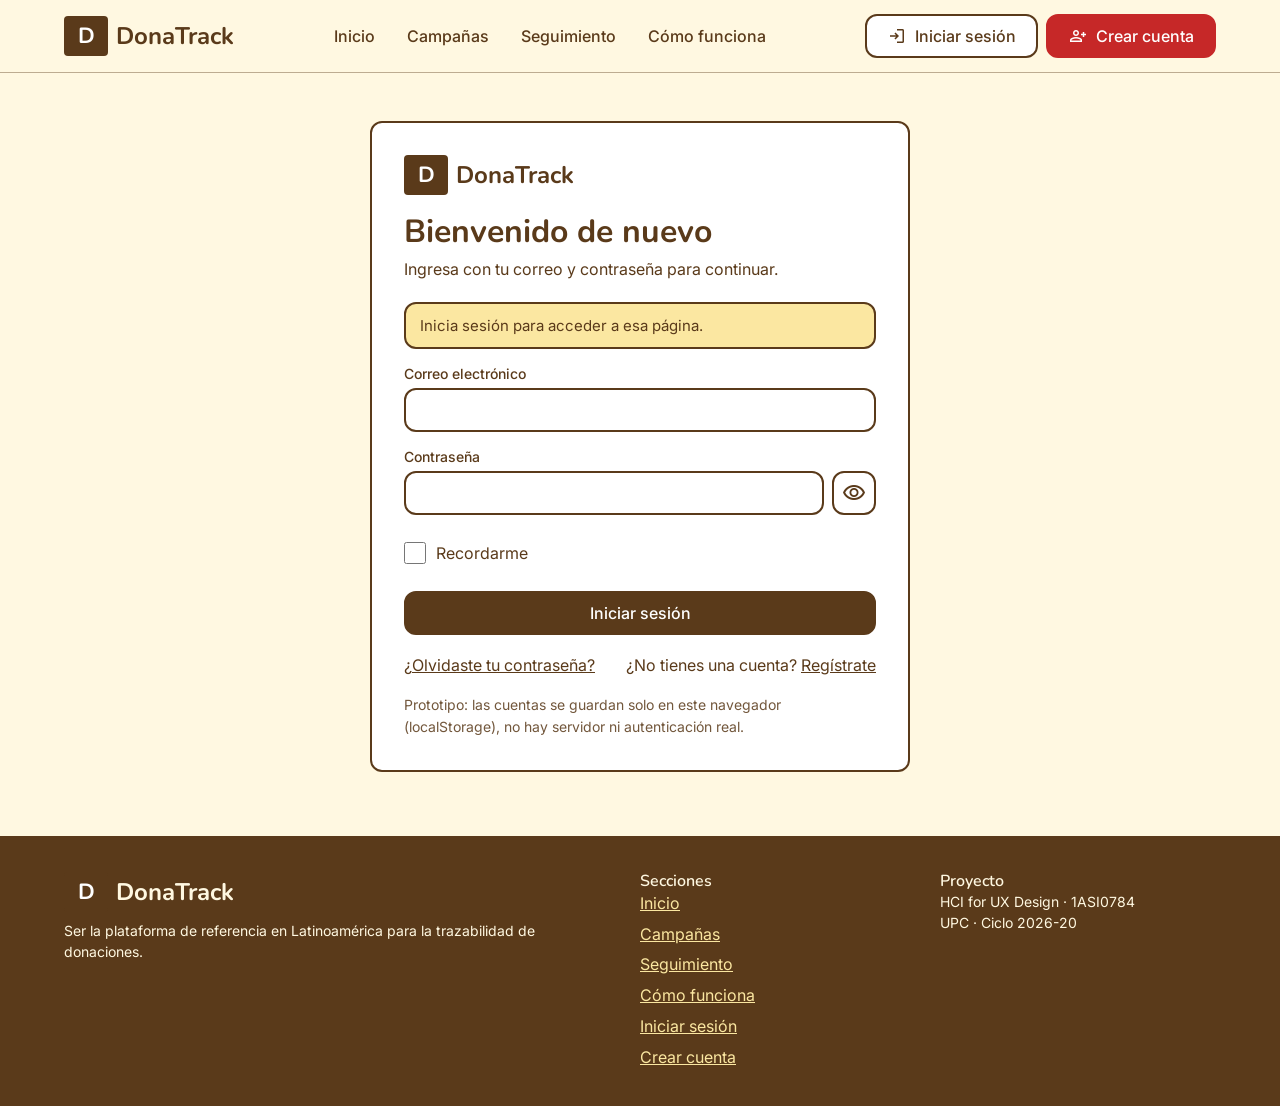
<file: panel-donante.html>
<!DOCTYPE html>
<html lang="es">
<head>
<meta charset="UTF-8">
<meta name="viewport" content="width=device-width, initial-scale=1">
<title>Panel del donante | DonaTrack</title>
<meta name="description" content="Tus donaciones, su estado y accesos rápidos.">
<link rel="icon" href="data:image/svg+xml,%3Csvg xmlns='http://www.w3.org/2000/svg' viewBox='0 0 24 24'%3E%3Cpath fill='%23C62828' d='M12 21s-7-4.4-9.5-9C.9 9 2.5 5 6.2 5c2 0 3.300 1 3.800 2 .5-1 1.800-2 3.800-2 3.700 0 5.300 4 3.700 7-1.500 4.600-8 9-8 9z'/%3E%3C/svg%3E">
<link rel="preconnect" href="https://fonts.googleapis.com">
<link rel="preconnect" href="https://fonts.gstatic.com" crossorigin>
<link href="https://fonts.googleapis.com/css2?family=Inter:wght@400;500&family=Nunito:wght@600;700&display=swap" rel="stylesheet">
<link href="https://fonts.googleapis.com/css2?family=Material+Symbols+Outlined:opsz,wght,FILL,GRAD@24,400,0..1,0&display=swap" rel="stylesheet">
<link rel="stylesheet" href="css/styles.css">
</head>
<body data-page="panel-donante" data-auth="donante" data-main>
<a class="skip" href="#contenido">Saltar al contenido</a>
<div id="siteHeader"></div>
<main id="contenido">

<section class="section" aria-labelledby="t-pd">
  <div class="container">
    <div class="section__head"><span class="eyebrow">Donante</span><h1 id="t-pd">Hola, <span data-user-name></span></h1><p>Aquí ves tus donaciones y el estado de cada una.</p></div>
    <div class="hero__stats" id="pdStats" style="margin:0 0 24px"></div>
    <div class="grid grid--2" style="margin-bottom:28px">
      <a class="card card--link" href="campanas.html"><span class="ms big" aria-hidden="true">volunteer_activism</span><h3>Donar a una campaña</h3><p>Explora causas por categoría y urgencia.</p></a>
      <a class="card card--link" href="seguimiento.html"><span class="ms big" aria-hidden="true">search</span><h3>Seguir con un código</h3><p>Consulta etapas, historial y evidencias.</p></a>
    </div>
    <div id="pdLista"></div>
  </div>
</section>
</main>
<div id="siteFooter"></div>
<script src="js/auth.js"></script>
<script src="js/layout.js"></script>
<script src="js/main.js"></script>
</body>
</html>
</file>
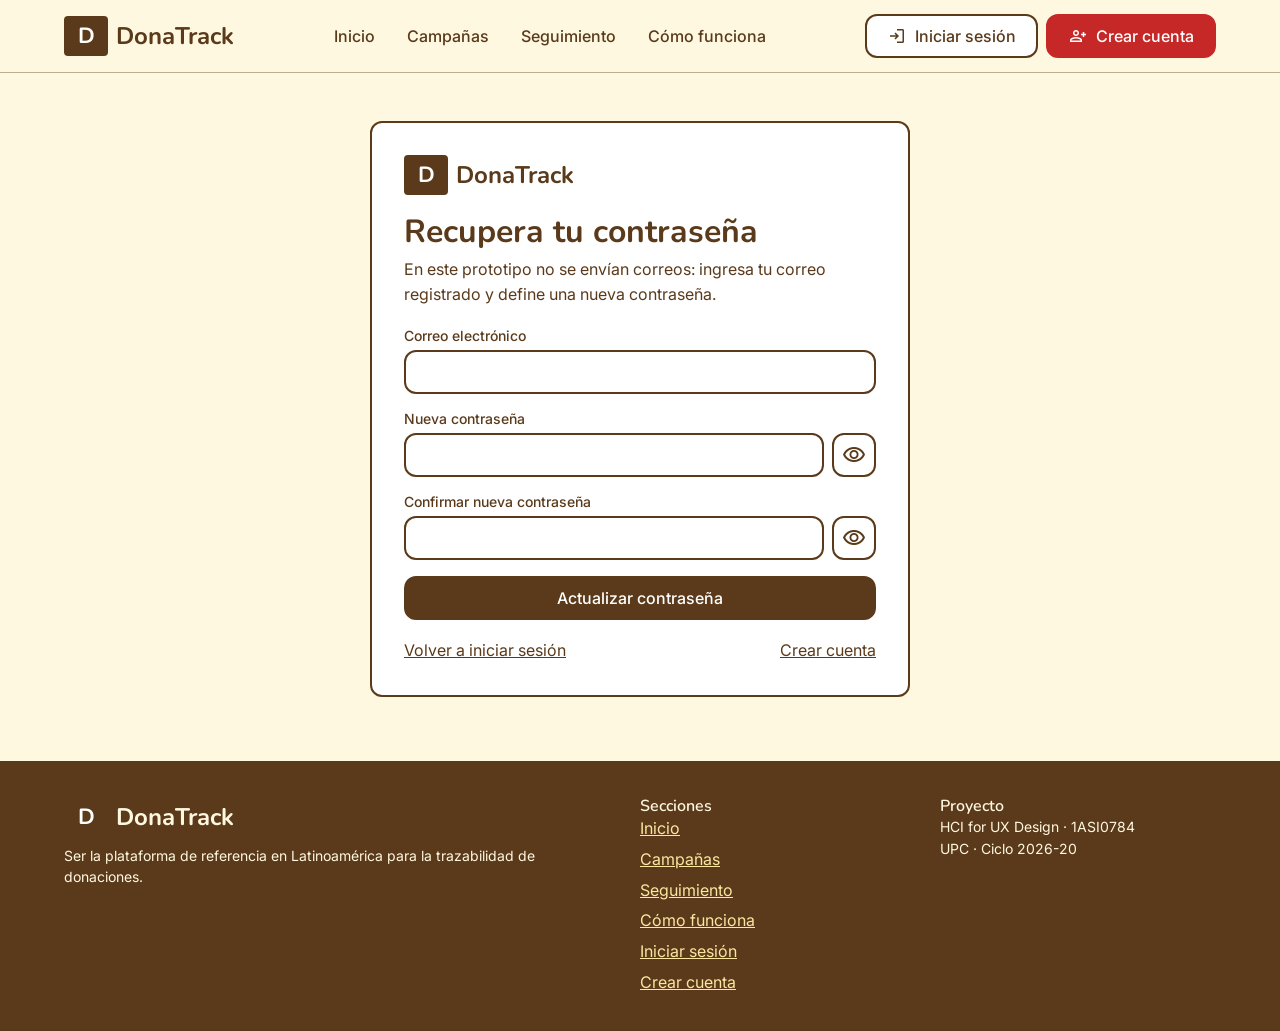
<file: recuperar.html>
<!DOCTYPE html>
<html lang="es">
<head>
<meta charset="UTF-8">
<meta name="viewport" content="width=device-width, initial-scale=1">
<title>Recuperar contraseña | DonaTrack</title>
<meta name="description" content="Restablece la contraseña de tu cuenta de DonaTrack.">
<link rel="icon" href="data:image/svg+xml,%3Csvg xmlns='http://www.w3.org/2000/svg' viewBox='0 0 24 24'%3E%3Cpath fill='%23C62828' d='M12 21s-7-4.4-9.5-9C.9 9 2.5 5 6.2 5c2 0 3.300 1 3.800 2 .5-1 1.800-2 3.800-2 3.700 0 5.300 4 3.700 7-1.500 4.600-8 9-8 9z'/%3E%3C/svg%3E">
<link rel="preconnect" href="https://fonts.googleapis.com">
<link rel="preconnect" href="https://fonts.gstatic.com" crossorigin>
<link href="https://fonts.googleapis.com/css2?family=Inter:wght@400;500&family=Nunito:wght@600;700&display=swap" rel="stylesheet">
<link href="https://fonts.googleapis.com/css2?family=Material+Symbols+Outlined:opsz,wght,FILL,GRAD@24,400,0..1,0&display=swap" rel="stylesheet">
<link rel="stylesheet" href="css/styles.css">
</head>
<body data-page="recuperar">
<a class="skip" href="#contenido">Saltar al contenido</a>
<div id="siteHeader"></div>
<main id="contenido">

<section class="auth"><div class="auth__card">
  <a class="logo" href="index.html" style="margin-bottom:18px" aria-label="DonaTrack, ir al inicio"><span class="logo__mark" aria-hidden="true">D</span>DonaTrack</a>
  <h1>Recupera tu contraseña</h1><p class="lead">En este prototipo no se envían correos: ingresa tu correo registrado y define una nueva contraseña.</p>
  <form class="form" id="formReset" novalidate>
    <p class="msg" id="formMsg" role="alert"></p><div class="field"><label for="email">Correo electrónico</label><input type="email" id="email" autocomplete="email" aria-describedby="emailErr"><p class="ferr" id="emailErr" role="alert"></p></div><div class="field"><label for="password">Nueva contraseña</label><div class="pass"><input type="password" id="password" autocomplete="new-password" aria-describedby="passwordErr"><button class="btn btn-icon" type="button" data-pass="password" aria-pressed="false" aria-label="Mostrar contraseña"><span class="ms" aria-hidden="true">visibility</span></button></div><p class="ferr" id="passwordErr" role="alert"></p></div><div class="field"><label for="confirm">Confirmar nueva contraseña</label><div class="pass"><input type="password" id="confirm" autocomplete="new-password" aria-describedby="confirmErr"><button class="btn btn-icon" type="button" data-pass="confirm" aria-pressed="false" aria-label="Mostrar contraseña"><span class="ms" aria-hidden="true">visibility</span></button></div><p class="ferr" id="confirmErr" role="alert"></p></div>
    <button class="btn btn-dark btn-block" type="submit">Actualizar contraseña</button>
  </form>
  <div class="auth__links"><a href="login.html">Volver a iniciar sesión</a><a href="registro.html">Crear cuenta</a></div>
</div></section>
</main>
<div id="siteFooter"></div>
<script src="js/auth.js"></script>
<script src="js/layout.js"></script>
</body>
</html>
</file>
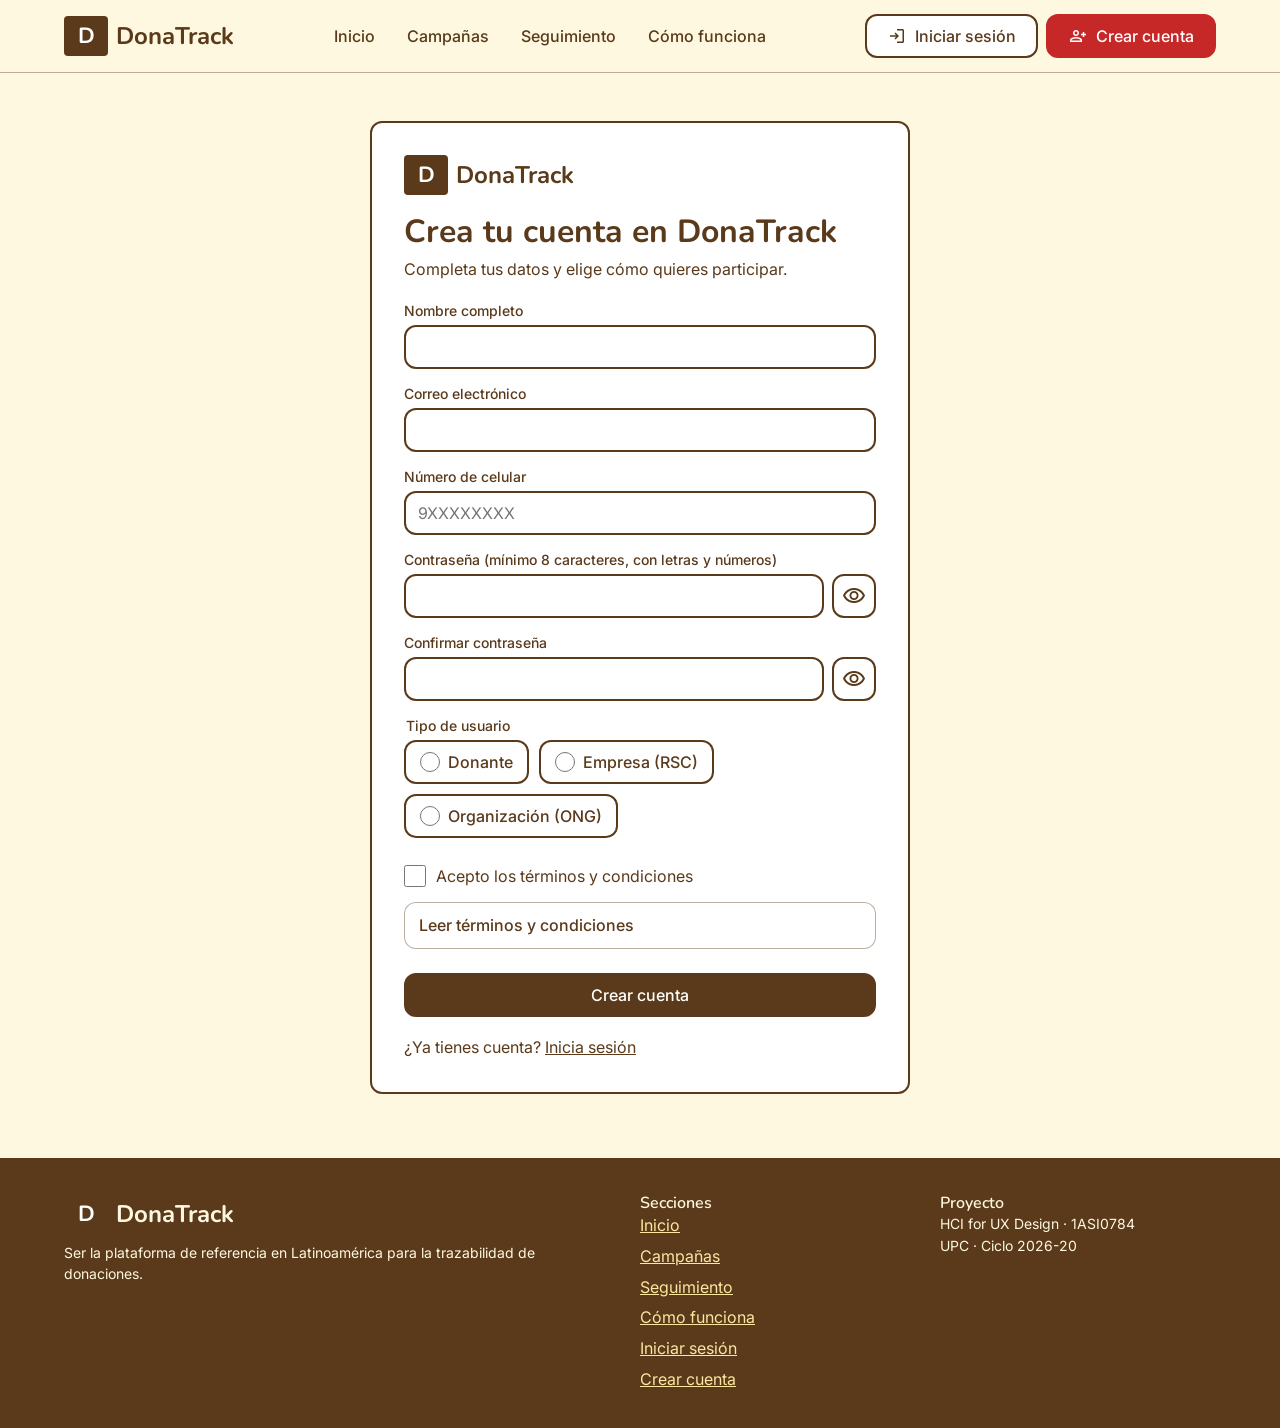
<file: registro.html>
<!DOCTYPE html>
<html lang="es">
<head>
<meta charset="UTF-8">
<meta name="viewport" content="width=device-width, initial-scale=1">
<title>Crear cuenta | DonaTrack</title>
<meta name="description" content="Crea tu cuenta en DonaTrack como donante, empresa (RSC) u organización (ONG).">
<link rel="icon" href="data:image/svg+xml,%3Csvg xmlns='http://www.w3.org/2000/svg' viewBox='0 0 24 24'%3E%3Cpath fill='%23C62828' d='M12 21s-7-4.4-9.5-9C.9 9 2.5 5 6.2 5c2 0 3.300 1 3.800 2 .5-1 1.800-2 3.800-2 3.700 0 5.300 4 3.700 7-1.500 4.600-8 9-8 9z'/%3E%3C/svg%3E">
<link rel="preconnect" href="https://fonts.googleapis.com">
<link rel="preconnect" href="https://fonts.gstatic.com" crossorigin>
<link href="https://fonts.googleapis.com/css2?family=Inter:wght@400;500&family=Nunito:wght@600;700&display=swap" rel="stylesheet">
<link href="https://fonts.googleapis.com/css2?family=Material+Symbols+Outlined:opsz,wght,FILL,GRAD@24,400,0..1,0&display=swap" rel="stylesheet">
<link rel="stylesheet" href="css/styles.css">
</head>
<body data-page="registro">
<a class="skip" href="#contenido">Saltar al contenido</a>
<div id="siteHeader"></div>
<main id="contenido">

<section class="auth"><div class="auth__card">
  <a class="logo" href="index.html" style="margin-bottom:18px" aria-label="DonaTrack, ir al inicio"><span class="logo__mark" aria-hidden="true">D</span>DonaTrack</a>
  <h1>Crea tu cuenta en DonaTrack</h1><p class="lead">Completa tus datos y elige cómo quieres participar.</p>
  <form class="form" id="formRegistro" novalidate>
    <p class="msg" id="formMsg" role="alert"></p><div class="field"><label for="nombre">Nombre completo</label><input type="text" id="nombre" autocomplete="name" aria-describedby="nombreErr"><p class="ferr" id="nombreErr" role="alert"></p></div><div class="field"><label for="email">Correo electrónico</label><input type="email" id="email" autocomplete="email" aria-describedby="emailErr"><p class="ferr" id="emailErr" role="alert"></p></div><div class="field"><label for="celular">Número de celular</label><input type="tel" id="celular" autocomplete="tel" aria-describedby="celularErr" inputmode="numeric" placeholder="9XXXXXXXX"><p class="ferr" id="celularErr" role="alert"></p></div><div class="field"><label for="password">Contraseña (mínimo 8 caracteres, con letras y números)</label><div class="pass"><input type="password" id="password" autocomplete="new-password" aria-describedby="passwordErr"><button class="btn btn-icon" type="button" data-pass="password" aria-pressed="false" aria-label="Mostrar contraseña"><span class="ms" aria-hidden="true">visibility</span></button></div><p class="ferr" id="passwordErr" role="alert"></p></div><div class="field"><label for="confirm">Confirmar contraseña</label><div class="pass"><input type="password" id="confirm" autocomplete="new-password" aria-describedby="confirmErr"><button class="btn btn-icon" type="button" data-pass="confirm" aria-pressed="false" aria-label="Mostrar contraseña"><span class="ms" aria-hidden="true">visibility</span></button></div><p class="ferr" id="confirmErr" role="alert"></p></div>
    <fieldset id="tipo" aria-describedby="tipoErr"><legend>Tipo de usuario</legend><div class="radios" style="margin-top:6px">
      <label><input type="radio" name="tipo" value="donante">Donante</label>
      <label><input type="radio" name="tipo" value="empresa">Empresa (RSC)</label>
      <label><input type="radio" name="tipo" value="ong">Organización (ONG)</label></div><p class="ferr" id="tipoErr" role="alert"></p></fieldset>
    <div class="field" id="rucField" hidden><label for="ruc">RUC de la empresa (11 dígitos)</label><input type="text" id="ruc" inputmode="numeric" maxlength="11" autocomplete="off" placeholder="Ej. 20123456789" aria-describedby="rucErr"><p class="ferr" id="rucErr" role="alert"></p></div>
    <div><label class="check"><input type="checkbox" id="terms" aria-describedby="termsErr">Acepto los términos y condiciones</label><p class="ferr" id="termsErr" role="alert"></p>
    <details class="terms"><summary>Leer términos y condiciones</summary><p>DonaTrack es un prototipo académico. Tus datos se guardan únicamente en este navegador y no se envían a ningún servidor. No ingreses información sensible real.</p></details></div>
    <button class="btn btn-dark btn-block" type="submit">Crear cuenta</button>
  </form>
  <div class="auth__links"><span>¿Ya tienes cuenta? <a href="login.html">Inicia sesión</a></span></div>
</div></section>
</main>
<div id="siteFooter"></div>
<script src="js/auth.js"></script>
<script src="js/layout.js"></script>
</body>
</html>
</file>
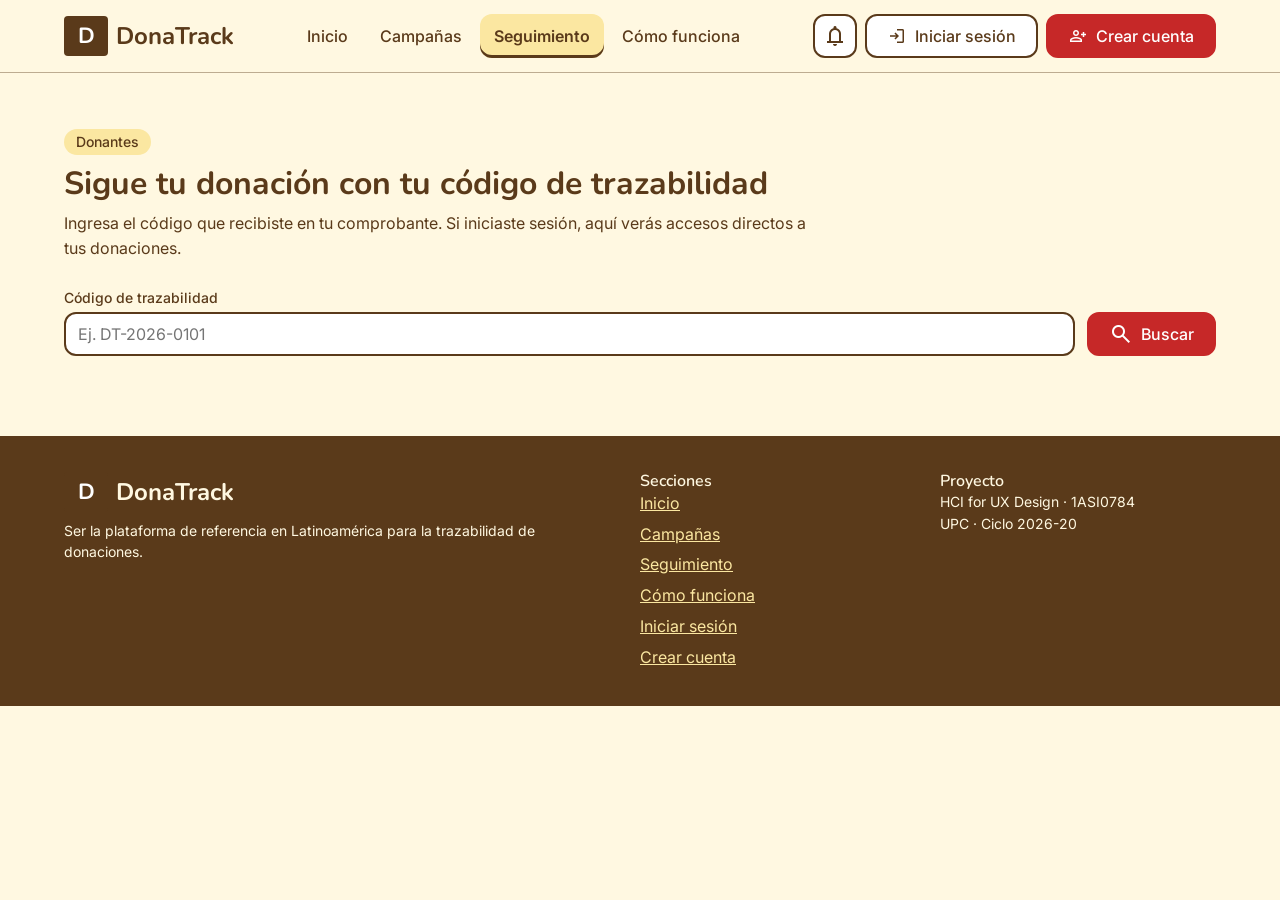
<file: seguimiento.html>
<!DOCTYPE html>
<html lang="es">
<head>
<meta charset="UTF-8">
<meta name="viewport" content="width=device-width, initial-scale=1">
<title>Seguimiento de donaciones | DonaTrack</title>
<meta name="description" content="Ingresa tu código de trazabilidad y revisa etapas, historial y evidencias.">
<link rel="icon" href="data:image/svg+xml,%3Csvg xmlns='http://www.w3.org/2000/svg' viewBox='0 0 24 24'%3E%3Cpath fill='%23C62828' d='M12 21s-7-4.4-9.5-9C.9 9 2.5 5 6.2 5c2 0 3.300 1 3.800 2 .5-1 1.800-2 3.800-2 3.700 0 5.300 4 3.700 7-1.500 4.600-8 9-8 9z'/%3E%3C/svg%3E">
<link rel="preconnect" href="https://fonts.googleapis.com">
<link rel="preconnect" href="https://fonts.gstatic.com" crossorigin>
<link href="https://fonts.googleapis.com/css2?family=Inter:wght@400;500&family=Nunito:wght@600;700&display=swap" rel="stylesheet">
<link href="https://fonts.googleapis.com/css2?family=Material+Symbols+Outlined:opsz,wght,FILL,GRAD@24,400,0..1,0&display=swap" rel="stylesheet">
<link rel="stylesheet" href="css/styles.css">
</head>
<body data-page="seguimiento" data-main>
<a class="skip" href="#contenido">Saltar al contenido</a>
<div id="siteHeader"></div>
<main id="contenido">

<section class="section" aria-labelledby="t-seg">
  <div class="container">
    <div class="section__head"><span class="eyebrow">Donantes</span><h1 id="t-seg">Sigue tu donación con tu código de trazabilidad</h1><p>Ingresa el código que recibiste en tu comprobante. Si iniciaste sesión, aquí verás accesos directos a tus donaciones.</p>
      <div class="my-donations-shortcuts" id="myDonationCodes" aria-live="polite"></div>
    </div>
    <form class="track-form" id="formCodigo" novalidate>
      <div class="field"><label for="codigo">Código de trazabilidad</label><input type="text" id="codigo" placeholder="Ej. DT-2026-0101" autocomplete="off" aria-describedby="codigoErr"></div>
      <button class="btn btn-primary" type="submit"><span class="ms" aria-hidden="true">search</span>Buscar</button>
    </form>
    <p class="msg" id="codigoErr" role="alert" style="margin-top:12px"></p>
    <div id="segResultado" aria-live="polite" style="margin-top:24px"></div>
  </div>
</section>
</main>
<div id="siteFooter"></div>
<script src="js/auth.js"></script>
<script src="js/layout.js"></script>
<script src="js/main.js"></script>
</body>
</html>
</file>
<file: css/styles.css>
/* DonaTrack | styles.css — crema / blanco / cacao / amarillo / rojo / verde · Nunito + Inter */
:root{--crema:#FFF8E1;--blanco:#FFFFFF;--cacao:#5A3A1A;--amarillo:#FBE7A1;--rojo:#C62828;--verde:#2E7D32;--radio:12px;--borde:2px solid var(--cacao);--fino:1px solid rgba(90,58,26,.4);--max:1200px;--gap:24px}
*,*::before,*::after{box-sizing:border-box}
*{margin:0}
html{scroll-behavior:smooth;scroll-padding-top:90px;-webkit-text-size-adjust:100%}
body{font-family:Inter,system-ui,sans-serif;font-size:16px;line-height:1.55;color:var(--cacao);background:var(--crema)}
h1,h2,h3,h4{font-family:Nunito,system-ui,sans-serif;line-height:1.2}
h1{font-size:2rem;font-weight:700}h2{font-size:1.5rem;font-weight:600}h3{font-size:1.125rem;font-weight:600}h4{font-size:1rem;font-weight:600}
p{margin:0}a{color:var(--cacao)}img,video,canvas{max-width:100%}
.ms{font-family:'Material Symbols Outlined';font-weight:400;font-style:normal;font-size:24px;line-height:1;display:inline-block;vertical-align:middle;letter-spacing:normal;text-transform:none;white-space:nowrap;-webkit-font-feature-settings:'liga';font-feature-settings:'liga'}
.sr-only{position:absolute;width:1px;height:1px;overflow:hidden;clip:rect(0 0 0 0);white-space:nowrap}
.skip{position:absolute;left:-999px;top:8px;background:var(--cacao);color:var(--blanco);padding:10px 16px;border-radius:var(--radio);z-index:200}
.skip:focus{left:8px}
:focus-visible{outline:3px solid var(--rojo);outline-offset:2px}
.container{width:100%;max-width:var(--max);margin-inline:auto;padding-inline:24px}
.section{padding-block:56px}
.section--alt{background:var(--blanco);border-block:var(--fino)}
.section__head{margin-bottom:28px;max-width:760px}.section__head p{margin-top:8px}
.eyebrow{display:inline-block;background:var(--amarillo);padding:2px 12px;border-radius:999px;font-size:.875rem;font-weight:500;margin-bottom:10px}
.small{font-size:.875rem}.muted{opacity:.85}
.btn{display:inline-flex;align-items:center;justify-content:center;gap:8px;min-height:44px;padding:8px 20px;border-radius:var(--radio);border:var(--borde);font:500 1rem Inter,sans-serif;cursor:pointer;text-decoration:none;background:var(--blanco);color:var(--cacao);transition:background .15s}
.btn:hover{background:var(--amarillo)}.btn:disabled{opacity:.5;cursor:not-allowed}
.btn-primary{background:var(--rojo);border-color:var(--rojo);color:var(--blanco)}.btn-primary:hover{background:#A91F1F;border-color:#A91F1F}
.btn-dark{background:var(--cacao);border-color:var(--cacao);color:var(--blanco)}.btn-dark:hover{background:#3f2810;border-color:#3f2810}
.btn-ok{background:var(--verde);border-color:var(--verde);color:var(--blanco)}.btn-ok:hover{background:#256528}
.btn-danger{background:var(--blanco);border-color:var(--rojo);color:var(--rojo)}
.btn-sm{min-height:44px;padding:6px 14px;font-size:.875rem}
.btn-icon{min-width:44px;padding:8px}.btn-block{width:100%}
.btn-row{display:flex;flex-wrap:wrap;gap:12px;margin-top:16px}
.header{position:sticky;top:0;z-index:50;background:var(--crema);border-bottom:var(--fino)}
.header__in{display:flex;align-items:center;justify-content:space-between;gap:16px;min-height:72px}
.logo{display:flex;align-items:center;gap:8px;font:700 1.5rem Nunito,sans-serif;text-decoration:none}
.logo .ms{color:var(--rojo);font-variation-settings:'FILL' 1}
.logo__mark{display:grid;place-items:center;width:44px;height:40px;flex:none;border-radius:4px;background:var(--cacao);color:var(--blanco);font:700 1.375rem Nunito,sans-serif;line-height:1}
.nav{display:flex;align-items:center;gap:4px}
.nav a{display:flex;align-items:center;min-height:44px;padding:6px 14px;border-radius:var(--radio);text-decoration:none;font-weight:500}
.nav a:hover,.nav a.is-active{background:var(--amarillo)}
.nav a.is-active{font-weight:600;box-shadow:inset 0 -3px 0 var(--cacao)}
.nav__auth{display:none}
.header__tools{display:flex;align-items:center;gap:8px}
.header-auth{white-space:nowrap}.header-auth .ms{font-size:20px}.header-auth__label{display:inline}
.burger{display:none}
.bell{position:relative}
.bell__dot{position:absolute;top:6px;right:6px;min-width:18px;height:18px;border-radius:9px;background:var(--rojo);color:var(--blanco);font-size:.75rem;line-height:18px;text-align:center;padding-inline:4px}
.user__name{max-width:150px;overflow:hidden;text-overflow:ellipsis;white-space:nowrap}
.hero{padding-block:56px 40px}
.hero__grid{display:grid;grid-template-columns:1.15fr .85fr;gap:40px;align-items:center}
.hero h1{font-size:clamp(2rem,4.2vw,2.75rem);margin-bottom:16px}
.hero h1 em{font-style:normal;color:var(--rojo)}
.hero p.lead{font-size:1.125rem;max-width:560px}
.hero__panel{background:var(--blanco);border:var(--borde);border-radius:var(--radio);padding:24px}
.hero__stats{display:grid;grid-template-columns:repeat(3,1fr);gap:12px;margin-top:28px}
.stat{background:var(--amarillo);border-radius:var(--radio);padding:12px 14px}
.stat strong{display:block;font:700 1.5rem Nunito,sans-serif}.stat span{font-size:.875rem}
.grid{display:grid;gap:var(--gap)}.grid--3{grid-template-columns:repeat(3,1fr)}.grid--2{grid-template-columns:repeat(2,1fr)}
.grid--camp{grid-template-columns:repeat(auto-fill,minmax(280px,1fr))}
.card{background:var(--blanco);border:var(--fino);border-radius:var(--radio);padding:20px}
.card--yellow{background:var(--amarillo);border-color:transparent}
.card--link{display:flex;flex-direction:column;gap:10px;text-decoration:none;border:var(--borde)}.card--link:hover{background:var(--amarillo)}
.card h3{margin-bottom:8px}.card .ms.big{font-size:36px}
.chip{display:inline-flex;align-items:center;gap:6px;min-height:44px;padding:4px 16px;border-radius:999px;border:var(--borde);background:var(--blanco);color:var(--cacao);font:500 .875rem Inter,sans-serif;cursor:pointer}
.chip[aria-pressed="true"]{background:var(--cacao);color:var(--blanco)}
.chips{display:flex;flex-wrap:wrap;gap:8px}
.tag{display:inline-block;background:var(--amarillo);border-radius:999px;padding:2px 10px;font-size:.875rem;font-weight:500}
.form{display:grid;gap:16px}.form[hidden]{display:none!important}.field{display:grid;gap:6px}
.field label,.field .lbl,legend{font:500 .875rem Inter,sans-serif}
fieldset{border:none;padding:0;min-width:0}.field[hidden]{display:none!important}
input[type=text],input[type=email],input[type=tel],input[type=password],input[type=search],input[type=number],input[type=date],input[type=file],select,textarea{width:100%;min-height:44px;padding:8px 12px;border:var(--borde);border-radius:var(--radio);background:var(--blanco);color:var(--cacao);font:400 1rem Inter,sans-serif}
textarea{min-height:96px;resize:vertical}
input[aria-invalid=true],select[aria-invalid=true],textarea[aria-invalid=true],fieldset[aria-invalid=true] .radios label{border-color:var(--rojo)}
.radios{display:flex;flex-wrap:wrap;gap:10px}
.radios label{display:inline-flex;align-items:center;gap:8px;min-height:44px;padding:6px 14px;border:var(--borde);border-radius:var(--radio);cursor:pointer;font-size:1rem;font-weight:500}
.radios input{width:20px;height:20px;accent-color:var(--rojo)}
.check{display:flex;align-items:center;gap:10px;min-height:44px}.check input{width:22px;height:22px;accent-color:var(--rojo);flex:none}
.row{display:grid;grid-template-columns:repeat(auto-fit,minmax(180px,1fr));gap:16px}
.msg{padding:10px 14px;border-radius:var(--radio);font-size:.9375rem;border:var(--borde)}.msg:empty{display:none}
.msg.ok{background:var(--verde);border-color:var(--verde);color:var(--blanco)}
.msg.err{background:var(--rojo);border-color:var(--rojo);color:var(--blanco)}
.msg.warn{background:var(--amarillo);border-color:var(--cacao)}.msg .btn{margin-top:8px}
.toolbar{display:grid;grid-template-columns:1fr auto;gap:16px;align-items:end;margin-bottom:20px}.toolbar .field{min-width:200px}
.camp{display:flex;flex-direction:column;gap:10px}.camp__meta{font-size:.875rem}
.bar{height:12px;background:var(--crema);border:var(--fino);border-radius:999px;overflow:hidden}.bar>span{display:block;height:100%;background:var(--cacao)}
.camp__nums{display:flex;justify-content:space-between;font-size:.875rem}
.camp .btn-row{margin-top:auto;padding-top:6px}
.empty{padding:24px;border:2px dashed var(--cacao);border-radius:var(--radio);text-align:center;background:var(--blanco)}
.badge{display:inline-flex;align-items:center;gap:6px;padding:2px 12px;border-radius:999px;font:500 .875rem Inter,sans-serif;border:2px solid transparent}.badge .ms{font-size:18px}
.badge--recibido,.badge--proceso{background:var(--amarillo);color:var(--cacao)}
.badge--camino{border-color:var(--cacao);color:var(--cacao);background:var(--blanco)}
.badge--entregado{background:var(--verde);color:var(--blanco)}.badge--incidencia{background:var(--rojo);color:var(--blanco)}
.track-form{display:flex;gap:12px;flex-wrap:wrap;align-items:flex-end}.track-form .field{flex:1;min-width:220px}
.stepper{list-style:none;padding:0;display:grid;grid-template-columns:repeat(4,1fr);gap:8px;margin:20px 0}
.step{position:relative;text-align:center;padding:14px 8px;border:var(--borde);border-radius:var(--radio);background:var(--blanco)}
.step .ms{display:block;margin:0 auto 4px;font-size:30px}
.step.is-done{background:var(--amarillo)}.step.is-current{background:var(--cacao);color:var(--blanco)}
.step.is-final{background:var(--verde);border-color:var(--verde);color:var(--blanco)}.step small{display:block;font-size:.75rem}
details{border:var(--fino);border-radius:var(--radio);background:var(--blanco);margin-bottom:8px}
summary{cursor:pointer;min-height:44px;padding:10px 14px;font-weight:500;display:flex;align-items:center}
details p{padding:0 14px 12px}
.switch{display:flex;align-items:center;gap:10px;min-height:44px}.switch input{width:22px;height:22px;accent-color:var(--rojo)}
.list{list-style:none;padding:0;display:grid;gap:8px}
.list li{padding:10px 14px;background:var(--crema);border-radius:var(--radio);border:var(--fino)}
.timeline{list-style:none;padding:0;margin:0;border-left:3px solid var(--cacao);display:grid;gap:14px;margin-left:10px}
.timeline li{position:relative;margin-left:22px}
.timeline li::before{content:"";position:absolute;left:-31px;top:18px;width:14px;height:14px;border-radius:50%;background:var(--cacao)}
.ev{display:flex;gap:14px;align-items:center;background:var(--blanco);border:var(--fino);border-radius:var(--radio);padding:12px}
.ph{width:96px;height:72px;flex:none;border-radius:8px;background:var(--amarillo);display:grid;place-items:center;border:var(--fino)}
.ph .ms{font-size:32px}.ev button.ph{cursor:pointer}.ev__date{font-size:.875rem;font-weight:500}
.final{margin-top:14px}.verified{display:inline-flex;align-items:center;gap:6px;color:var(--verde);font-weight:500}
.tabs{display:flex;flex-wrap:wrap;gap:8px;margin-bottom:20px;border-bottom:var(--fino);padding-bottom:12px}
.tab{min-height:44px;padding:6px 16px;border-radius:var(--radio);border:var(--borde);background:var(--blanco);color:var(--cacao);font:500 .9375rem Inter,sans-serif;cursor:pointer}
.tab[aria-selected="true"]{background:var(--cacao);color:var(--blanco)}
.panel[hidden]{display:none}
.panel__grid{display:grid;grid-template-columns:repeat(auto-fit,minmax(320px,1fr));gap:var(--gap);align-items:start}
.table-wrap{overflow-x:auto;border:var(--fino);border-radius:var(--radio);background:var(--blanco)}
table{width:100%;border-collapse:collapse;font-size:.9375rem}
th,td{padding:10px 14px;text-align:left;border-bottom:var(--fino);vertical-align:middle}
th{background:var(--amarillo);font-weight:600;white-space:nowrap}tr:last-child td{border-bottom:none}
caption{text-align:left;padding:10px 14px;font-weight:600}
.modal{position:fixed;inset:0;z-index:100;display:grid;place-items:center;padding:16px;background:rgba(90,58,26,.55)}.modal[hidden]{display:none}
.modal__box{background:var(--crema);border:var(--borde);border-radius:var(--radio);width:100%;max-width:640px;max-height:92vh;overflow:auto;padding:24px;position:relative}
.modal__close{position:absolute;top:10px;right:10px}.modal__box h2{padding-right:52px;margin-bottom:12px}
.video{background:var(--cacao);color:var(--blanco);border-radius:var(--radio);padding:12px;margin-block:12px}.video video{width:100%;border-radius:8px;background:#000}
.lb-photo{display:grid;place-items:center;height:280px;background:var(--amarillo);border-radius:var(--radio);border:var(--fino)}.lb-photo .ms{font-size:96px}
.sig{border:var(--borde);border-radius:var(--radio);background:var(--blanco);touch-action:none;width:100%;height:150px;display:block}
.toast{position:fixed;left:50%;bottom:24px;transform:translateX(-50%) translateY(20px);opacity:0;pointer-events:none;background:var(--cacao);color:var(--blanco);padding:12px 20px;border-radius:var(--radio);max-width:92vw;z-index:300;transition:opacity .2s,transform .2s}
.toast.show{opacity:1;transform:translateX(-50%)}
.footer{background:var(--cacao);color:var(--crema);padding-block:36px}.footer a{color:var(--amarillo)}
.footer__grid{display:grid;grid-template-columns:2fr 1fr 1fr;gap:24px}.footer ul{list-style:none;padding:0;display:grid;gap:6px}
/* ---- Multipágina, acceso y cómo funciona ---- */
main{animation:pageIn .3s ease both}
@keyframes pageIn{from{opacity:0;transform:translateY(8px)}to{opacity:1;transform:none}}
body.leaving main{opacity:0;transition:opacity .15s}
.auth{padding-block:48px 64px;display:flex;justify-content:center}
.auth__card{width:100%;max-width:540px;background:var(--blanco);border:var(--borde);border-radius:var(--radio);padding:32px}
.auth__card h1{margin-bottom:6px}.auth__card .lead{margin-bottom:20px}
.pass{display:flex;gap:8px}.pass input{flex:1;min-width:0}
.ferr{color:var(--rojo);font-size:.875rem;font-weight:500}.ferr:empty{display:none}
.auth__links{display:flex;flex-wrap:wrap;justify-content:space-between;gap:8px 16px;margin-top:18px}
.terms{margin-top:4px}
.num{width:44px;height:44px;border-radius:50%;background:var(--cacao);color:var(--blanco);display:grid;place-items:center;font:700 1.25rem Nunito,sans-serif;flex:none}
.how{display:flex;gap:14px;align-items:flex-start}
@media (max-width:1024px){.hero__grid{grid-template-columns:1fr}.grid--3{grid-template-columns:repeat(2,1fr)}.nav a{padding-inline:10px;font-size:.9375rem}}
@media (max-width:1100px){
 .burger{display:inline-flex}
 .nav{display:none;position:absolute;left:0;right:0;top:100%;flex-direction:column;align-items:stretch;background:var(--crema);border-bottom:var(--borde);padding:12px 16px}
 .nav.is-open{display:flex}.nav a{min-height:48px}.nav__auth{display:flex}.hide-md{display:none!important}.header__in{position:relative}}
@media (max-width:768px){
 .container{padding-inline:16px}.section{padding-block:40px}.btn{min-height:48px}.btn-sm{min-height:44px}
 .grid--3,.grid--2{grid-template-columns:1fr}.toolbar{grid-template-columns:1fr}.hero__stats{grid-template-columns:1fr}.footer__grid{grid-template-columns:1fr}
 .stepper{grid-template-columns:1fr}.step{display:flex;align-items:center;gap:12px;text-align:left}.step .ms{margin:0}
 .ev{flex-direction:column;align-items:flex-start}.ph{width:100%;height:96px}.panel__grid{grid-template-columns:1fr}
 .modal{padding:0;place-items:end center}.modal__box{max-width:none;border-radius:var(--radio) var(--radio) 0 0;max-height:94vh}
 .tabs{flex-wrap:nowrap;overflow-x:auto}.tab{white-space:nowrap}.user__name{display:none}.auth__card{padding:22px}}
@media (max-width:480px){h1{font-size:1.75rem}.btn-row .btn{flex:1 1 100%}.track-form .btn{width:100%}}
@media (prefers-reduced-motion:reduce){html{scroll-behavior:auto}*{transition:none!important;animation:none!important}}

/* Landing page */
.home-hero{position:relative;overflow:hidden;padding-block:72px 64px;background:linear-gradient(135deg,#fff8e1 0%,#fffdf6 55%,#fbe7a1 150%)}
.home-hero::before{content:"";position:absolute;width:380px;height:380px;border:1px solid rgba(90,58,26,.10);border-radius:50%;right:-170px;top:-220px;pointer-events:none}
.home-hero .hero__grid{grid-template-columns:minmax(0,1.08fr) minmax(330px,.82fr);gap:clamp(32px,6vw,80px)}
.home-hero__copy{max-width:660px}
.home-hero .eyebrow{display:inline-flex;align-items:center;gap:6px;padding:6px 14px;color:var(--cacao);font-weight:600}
.home-hero .eyebrow .ms{font-size:19px;color:var(--rojo)}
.home-hero h1{max-width:650px;font-size:clamp(2.5rem,5vw,4.25rem);letter-spacing:-.035em;line-height:1.06;margin:14px 0 20px}
.home-hero h1 em{color:var(--rojo);font-style:normal}
.home-hero p.lead{max-width:590px;font-size:clamp(1.05rem,1.6vw,1.2rem);line-height:1.7}
.home-hero__actions{margin-top:26px}
.home-hero__actions .btn{min-height:52px}
.home-hero__note{display:flex;align-items:flex-start;gap:7px;margin-top:16px!important;color:#493218;font-size:.875rem}
.home-hero__note .ms{font-size:19px;flex:none}
.home-highlights{display:flex;flex-wrap:wrap;gap:22px;margin-top:30px;padding-top:20px;border-top:1px solid rgba(90,58,26,.22)}
.home-highlights>div{display:flex;align-items:center;gap:10px}
.home-highlights>.ms,.home-highlights>div>.ms{font-size:25px;color:var(--rojo)}
.home-highlights p{display:grid;line-height:1.35}
.home-highlights strong{font-size:.9375rem}
.home-highlights p span{font-size:.8125rem;color:#493218}
.home-preview{position:relative;background:var(--blanco);border:1px solid rgba(90,58,26,.25);border-radius:20px;padding:clamp(22px,3vw,34px);box-shadow:0 18px 48px rgba(90,58,26,.10)}
.home-preview__top{display:flex;align-items:center;justify-content:space-between;gap:12px;margin-bottom:24px}
.home-preview__icon{display:grid;place-items:center;width:48px;height:48px;border-radius:14px;background:var(--amarillo);color:var(--cacao);font-size:27px}
.home-preview .tag{font-size:.75rem}
.home-preview__label{font-size:.75rem;font-weight:700;letter-spacing:.08em;color:#65523b}
.home-preview h2{font-size:1.5rem;margin-top:5px}
.home-preview__code{margin-top:7px;font-size:.875rem;color:#65523b}
.home-preview__code strong{color:var(--cacao)}
.home-timeline{position:relative;display:grid;gap:0;list-style:none;padding:8px 0 4px;margin:18px 0 16px}
.home-timeline::before{content:"";position:absolute;left:17px;top:25px;bottom:25px;width:2px;background:#e6dfd4}
.home-timeline li{position:relative;display:flex;align-items:flex-start;gap:13px;min-height:64px;padding-bottom:12px;color:#594832}
.home-timeline li:last-child{min-height:42px;padding-bottom:0}
.home-timeline__mark{z-index:1;display:grid;place-items:center;width:36px;height:36px;flex:none;border:1px solid #d8cebf;border-radius:50%;background:var(--blanco);font-size:19px}
.home-timeline li.is-done .home-timeline__mark{border-color:var(--cacao);background:var(--cacao);color:var(--blanco)}
.home-timeline li.is-current{color:var(--cacao)}
.home-timeline li.is-current .home-timeline__mark{border-color:var(--rojo);background:var(--rojo);color:var(--blanco)}
.home-timeline li>span:last-child{display:grid;padding-top:1px}
.home-timeline strong{font-size:.9375rem}
.home-timeline small{font-size:.8125rem;color:#65523b}
.home-preview__link{display:flex;align-items:center;justify-content:space-between;gap:8px;padding-top:15px;border-top:1px solid #e8e1d7;color:var(--cacao);font-weight:600;text-decoration:none}
.home-preview__link:hover{color:var(--rojo)}
.home-preview__link .ms{font-size:20px}
.home-roles .section__head{max-width:640px}
.home-roles .section__head .eyebrow,.home-how .section__head .eyebrow{margin-bottom:10px}
.home-role{position:relative;min-height:270px;gap:11px;padding:24px;border:1px solid rgba(90,58,26,.25);transition:transform .18s ease,box-shadow .18s ease,border-color .18s ease}
.home-role:hover{transform:translateY(-3px);background:var(--blanco);border-color:var(--cacao);box-shadow:0 12px 28px rgba(90,58,26,.09)}
.home-role__icon{display:grid;place-items:center;width:48px;height:48px;border-radius:14px;background:var(--amarillo);color:var(--cacao);font-size:27px}
.home-role__eyebrow{font-size:.72rem;font-weight:700;letter-spacing:.09em;color:#65523b}
.home-role h3{font-size:1.25rem;margin:0}
.home-role p{line-height:1.6}
.home-role__action{display:flex;align-items:center;gap:6px;margin-top:auto;padding-top:14px;color:var(--rojo);font-weight:700}
.home-role__action .ms{font-size:19px;transition:transform .18s ease}
.home-role:hover .home-role__action .ms{transform:translateX(3px)}
.home-login{margin-top:20px;color:#493218}
.home-login a{font-weight:700;text-decoration-thickness:1px;text-underline-offset:3px}
.home-how .section__head{max-width:680px}
.home-how .grid{grid-template-columns:repeat(3,minmax(0,1fr));gap:18px}
.home-how__step{position:relative;min-height:200px;padding:22px;background:var(--crema);border:1px solid rgba(90,58,26,.2);border-radius:var(--radio)}
.home-how__step>.ms{display:grid;place-items:center;width:46px;height:46px;margin-bottom:20px;border-radius:14px;background:var(--amarillo);font-size:25px}
.home-how__number{position:absolute;right:20px;top:18px;color:#725932;font:700 .875rem Nunito,sans-serif}
.home-how__step h3{margin-bottom:8px}
.home-how__step p{font-size:.9375rem;color:#493218;line-height:1.55}
.home-bottom-cta{display:flex;align-items:center;justify-content:space-between;gap:24px;margin-top:42px;padding:26px 30px;background:var(--cacao);border-radius:var(--radio);color:var(--blanco)}
.home-bottom-cta h2{font-size:1.35rem}
.home-bottom-cta p{margin-top:6px;color:#fff8e1}
.home-bottom-cta .btn-row{margin-top:0;flex:none}
.home-bottom-cta .btn{border-color:var(--blanco)}
.home-bottom-cta .btn-primary{background:var(--rojo);border-color:var(--rojo)}
.my-donations-shortcuts{margin-top:14px}
.my-donations-shortcuts .small{margin-bottom:8px;color:#493218}
.my-donations-shortcuts .chip{max-width:100%;text-align:left}
@media(max-width:1024px){.home-hero .hero__grid{grid-template-columns:minmax(0,1fr) minmax(300px,.85fr);gap:32px}.home-hero h1{font-size:clamp(2.45rem,5vw,3.5rem)}}
@media(max-width:820px){.home-hero{padding-block:54px 46px}.home-hero .hero__grid{grid-template-columns:1fr;gap:34px}.home-hero__copy{max-width:720px}.home-preview{max-width:680px}.home-roles .grid--3{grid-template-columns:repeat(2,minmax(0,1fr))}.home-role:last-child{grid-column:1/-1;min-height:230px}.home-bottom-cta{align-items:flex-start;flex-direction:column}.home-bottom-cta .btn-row{width:100%}.home-bottom-cta .btn{flex:1}}
@media(max-width:600px){.header__tools{gap:4px}.header-auth{min-width:44px;width:44px;padding-inline:8px}.header-auth__label{position:absolute;width:1px;height:1px;overflow:hidden;clip:rect(0,0,0,0);white-space:nowrap}.logo__mark{width:36px;height:36px;font-size:1.2rem}}
@media(max-width:600px){.home-hero{padding-block:40px 36px}.home-hero h1{font-size:clamp(2.15rem,10vw,3rem)}.home-hero .hero__grid{gap:28px}.home-hero__actions{display:grid;grid-template-columns:1fr}.home-hero__actions .btn{width:100%}.home-highlights{gap:14px;flex-direction:column}.home-roles .grid--3,.home-how .grid{grid-template-columns:1fr}.home-role,.home-role:last-child{grid-column:auto;min-height:0}.home-how__step{min-height:0}.home-bottom-cta{margin-top:30px;padding:22px}.home-bottom-cta .btn-row{flex-direction:column}.home-bottom-cta .btn{width:100%}}
@media(max-width:400px){.logo{font-size:1.1rem;gap:6px}.logo__mark{width:32px;height:32px}}
@media(prefers-reduced-motion:reduce){.home-role,.home-role__action .ms{transition:none}}
</file>
